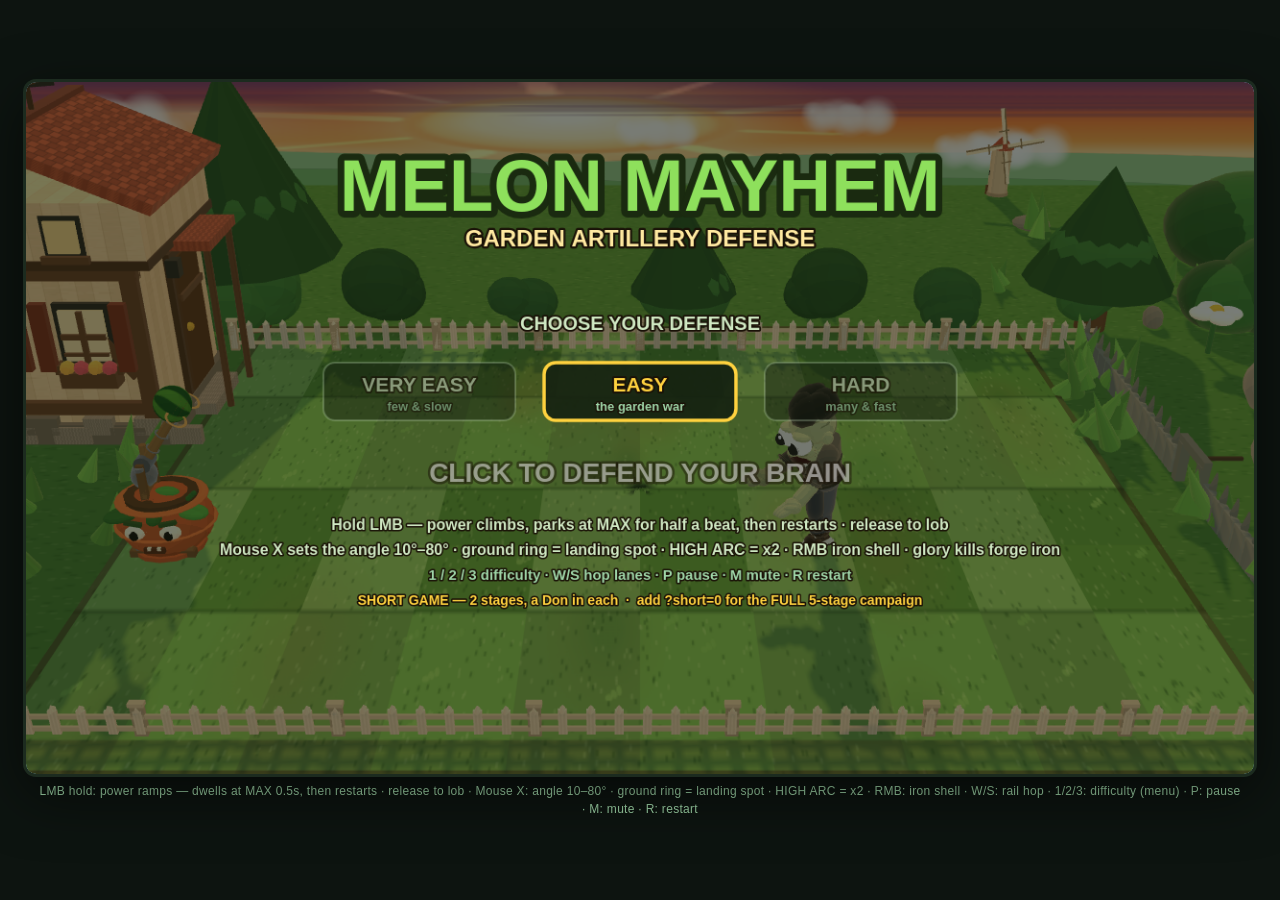
<file: index.html>
<!DOCTYPE html>
<!--
  Melon Mayhem — garden-artillery vs. zombie-horde defense game.

  Copyright (C) 2026 Nixon Cheaz
  SPDX-License-Identifier: GPL-3.0-or-later

  This program is free software: you can redistribute it and/or modify
  it under the terms of the GNU General Public License as published by
  the Free Software Foundation, either version 3 of the License, or
  (at your option) any later version.

  This program is distributed in the hope that it will be useful,
  but WITHOUT ANY WARRANTY; without even the implied warranty of
  MERCHANTABILITY or FITNESS FOR A PARTICULAR PURPOSE. See the
  GNU General Public License for more details.

  You should have received a copy of the GNU General Public License
  along with this program. If not, see <https://www.gnu.org/licenses/>.
-->
<html lang="en">
<head>
<meta charset="UTF-8">
<meta name="viewport" content="width=device-width, initial-scale=1.0">
<title>Melon Mayhem — Garden Artillery</title>
<link rel="stylesheet" href="css/style.css">
</head>
<body>
<div id="wrap">
  <div id="stage">
    <canvas id="game3d" width="1280" height="720"></canvas>
    <canvas id="game" width="1280" height="720"></canvas>
  </div>
  <div id="hint">LMB hold: power ramps — dwells at MAX 0.5s, then restarts · release to lob · Mouse X: angle 10–80° · ground ring = landing spot · HIGH ARC = x2 · RMB: iron shell · W/S: rail hop · 1/2/3: difficulty (menu) · P: pause · M: mute · R: restart</div>
</div>
<script>window.G = { IS3D: !new URLSearchParams(location.search).has('flat') };</script>
<script src="js/lib/three.min.js"></script>
<script src="js/engine.js"></script>
<script src="js/audio.js"></script>
<script src="js/zombie_types.js"></script>
<script src="js/sprites.js"></script>
<script src="js/zombie_art2d.js"></script>
<script src="js/boss_art2d.js"></script>
<script src="js/render3d.js"></script>
<script src="js/game.js"></script>
<script src="js/main.js"></script>
</body>
</html>
</file>
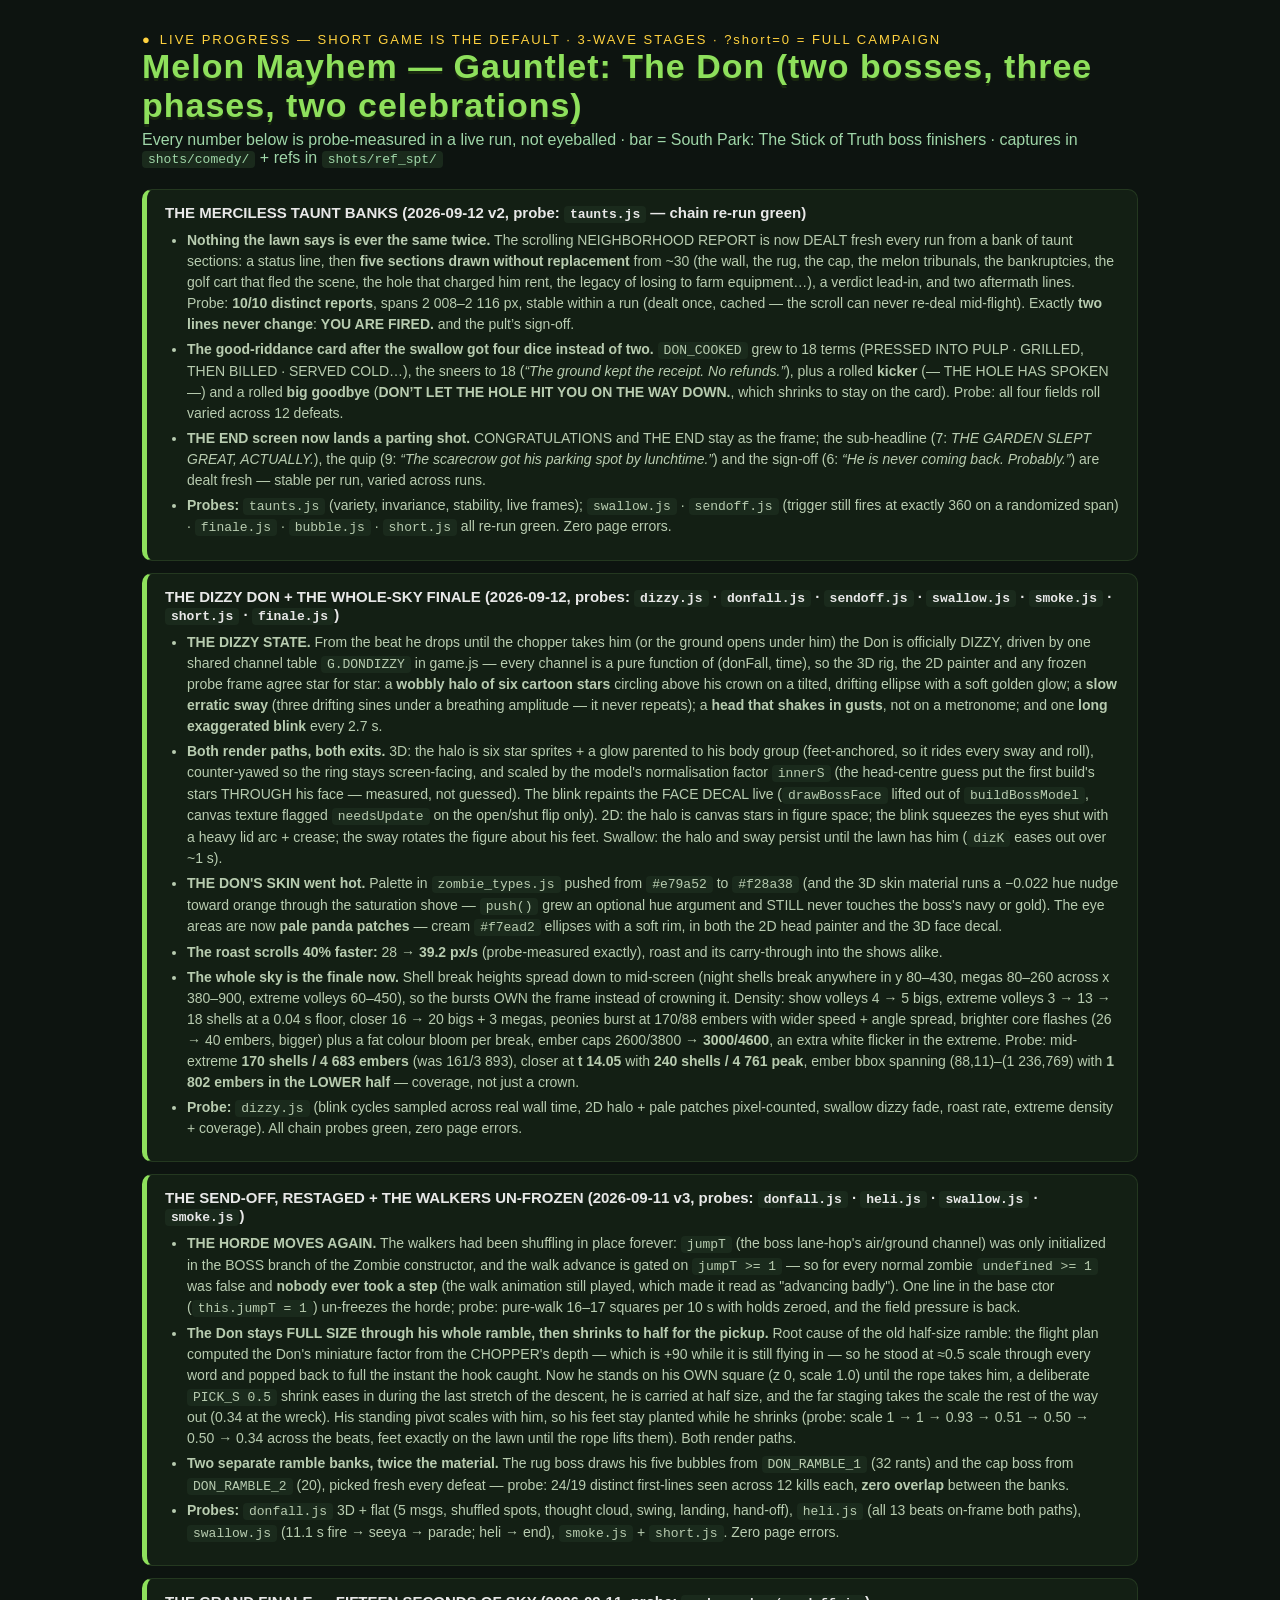
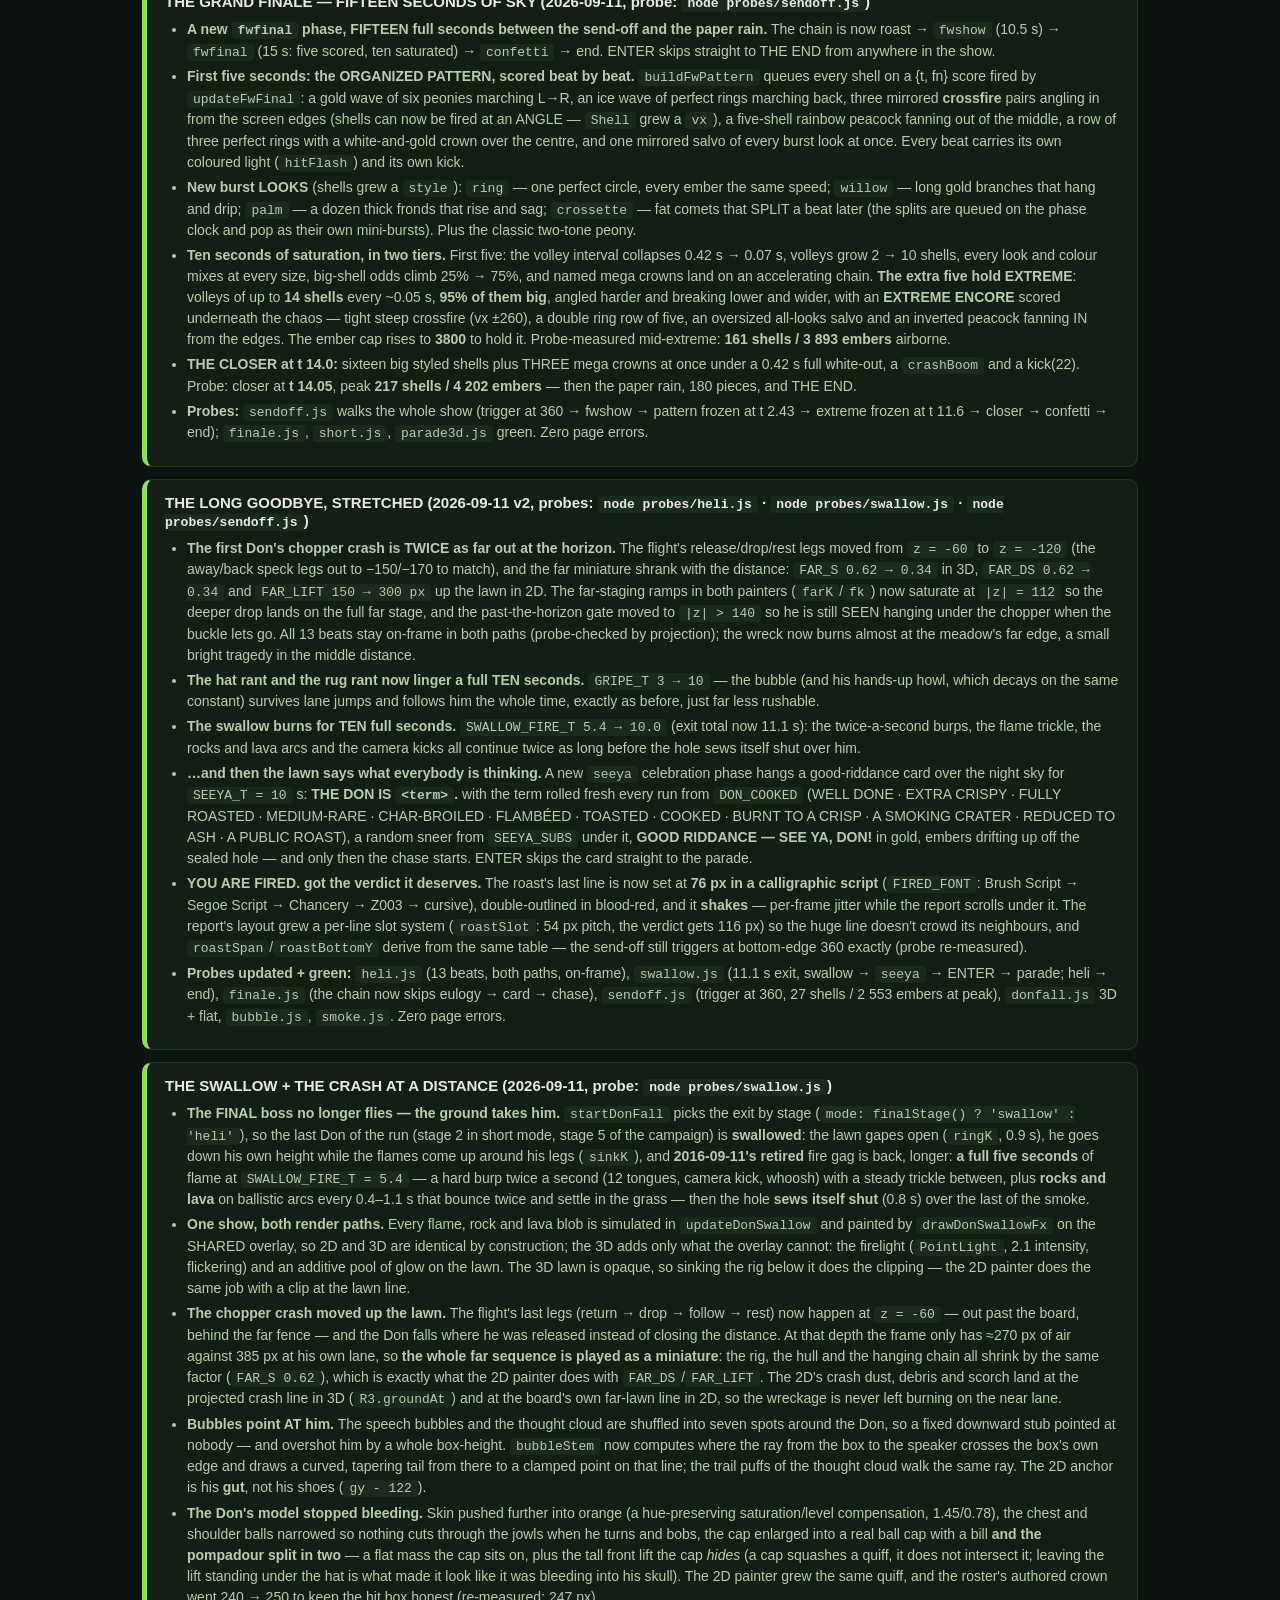
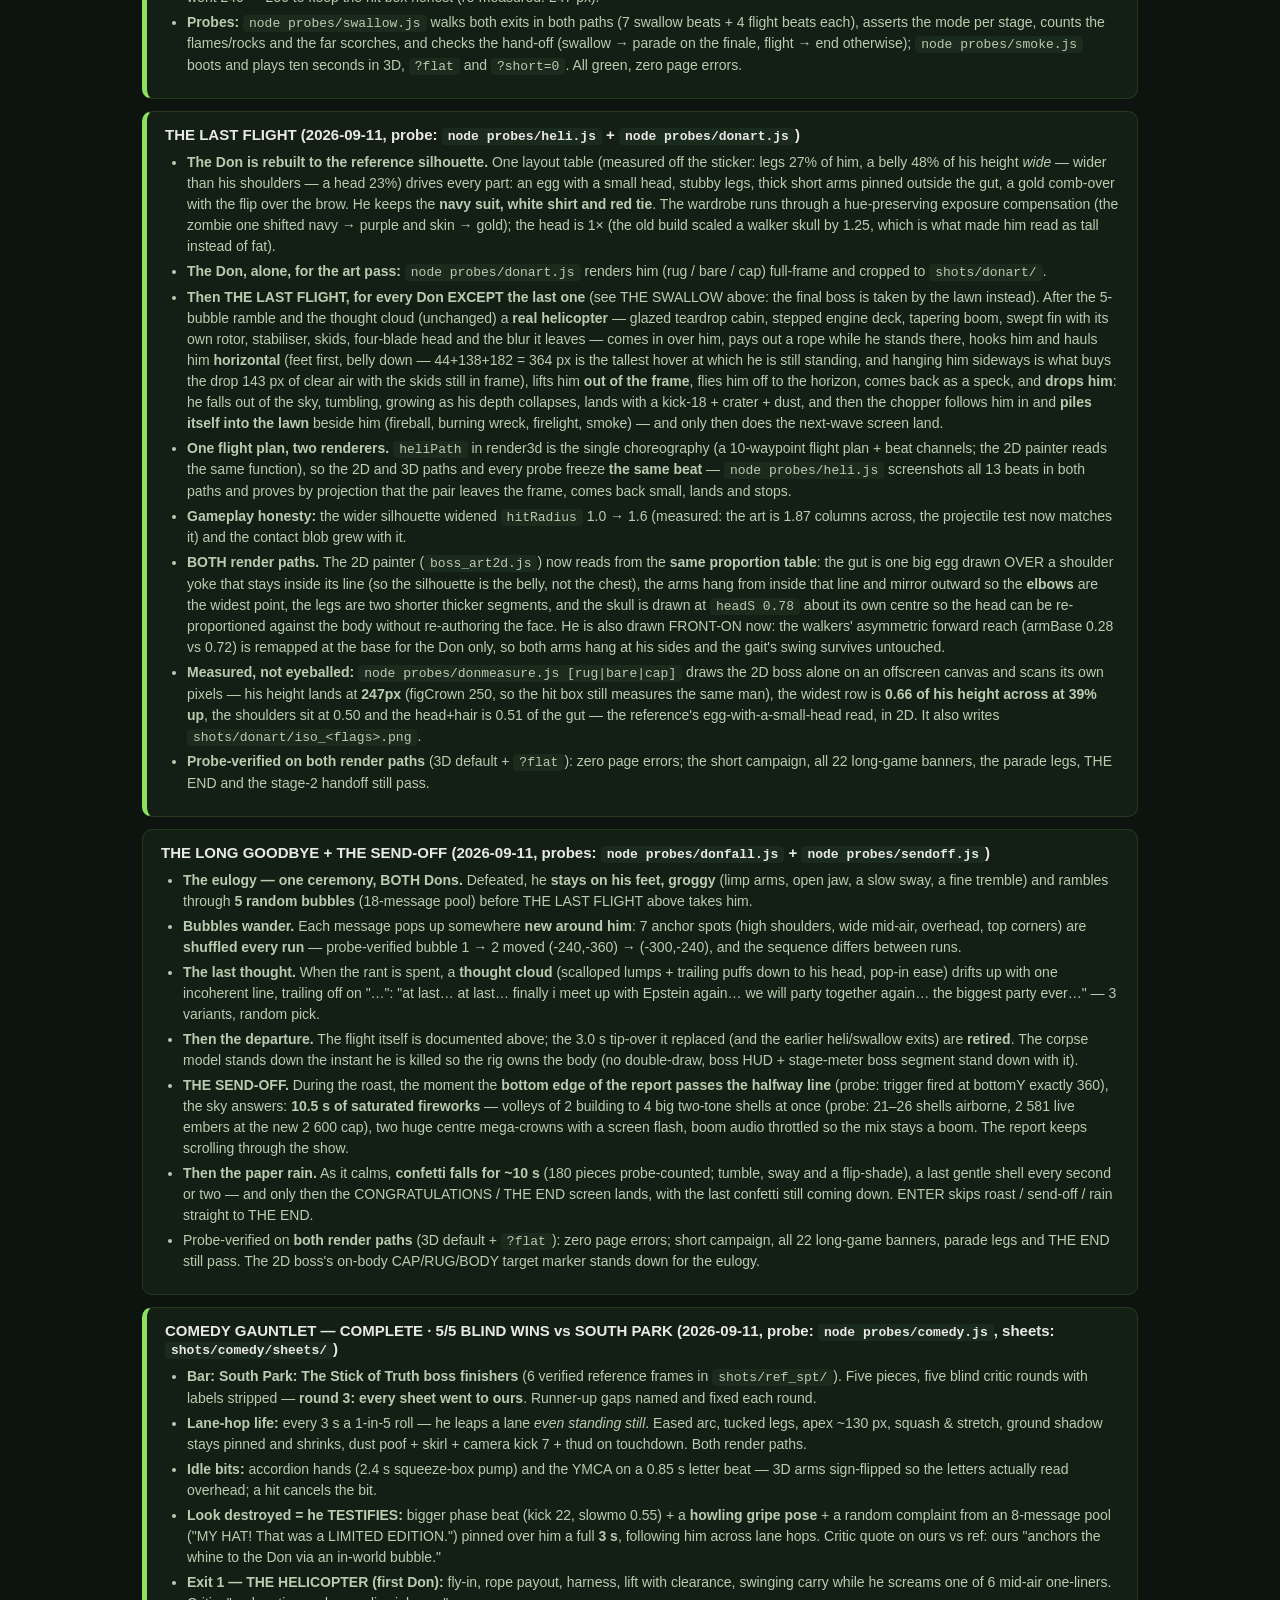
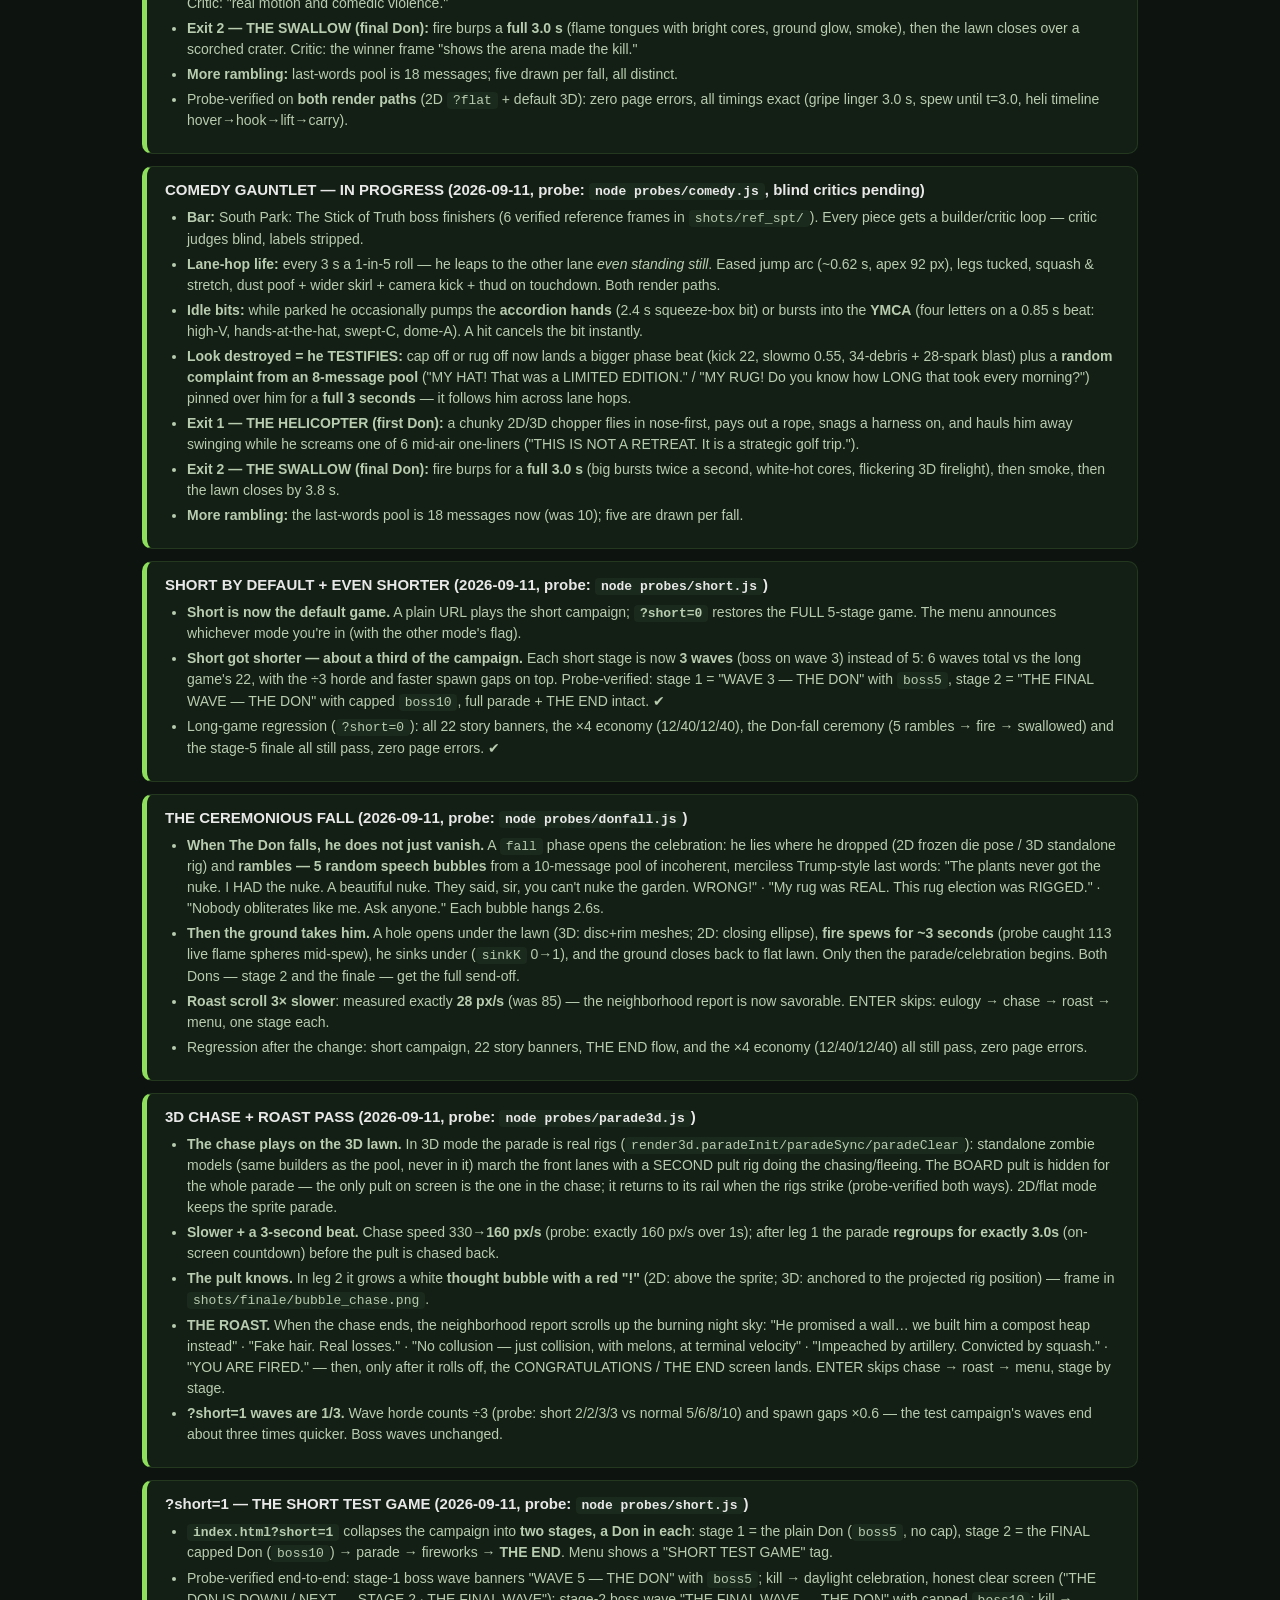
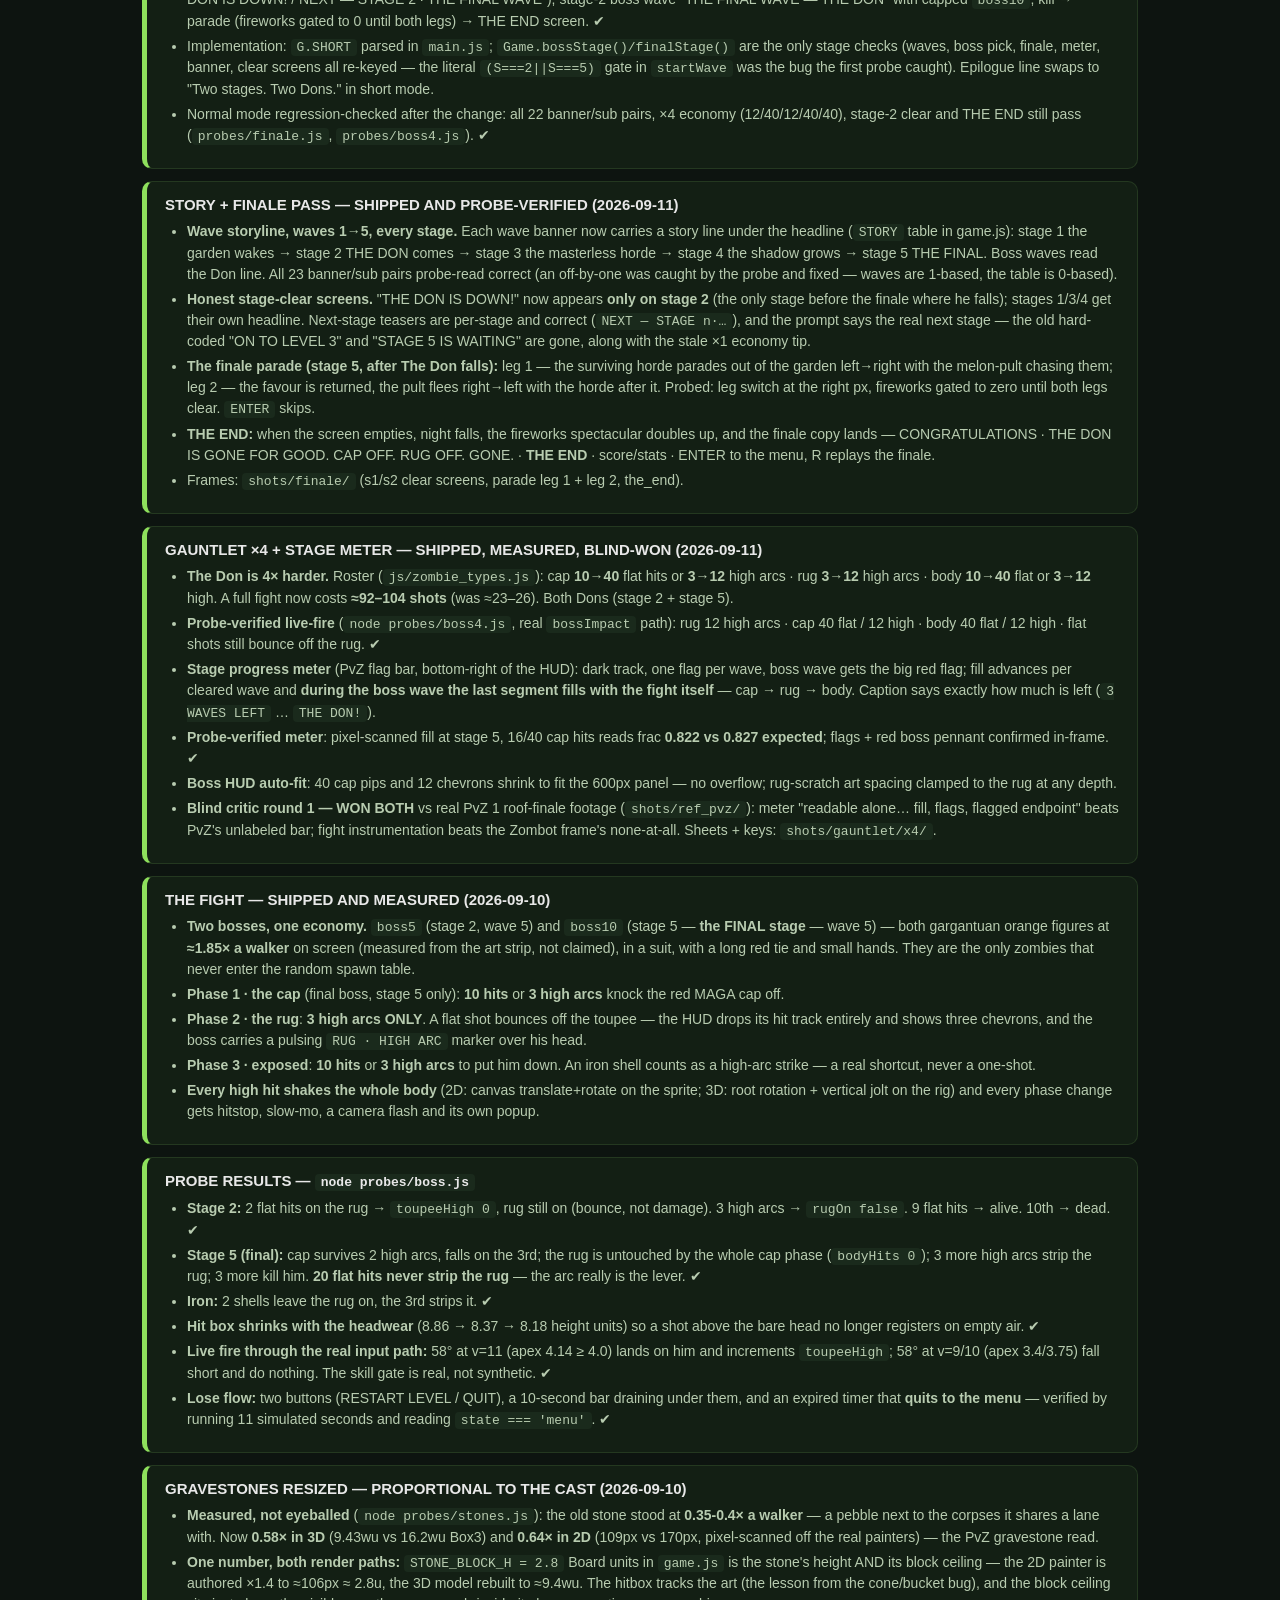
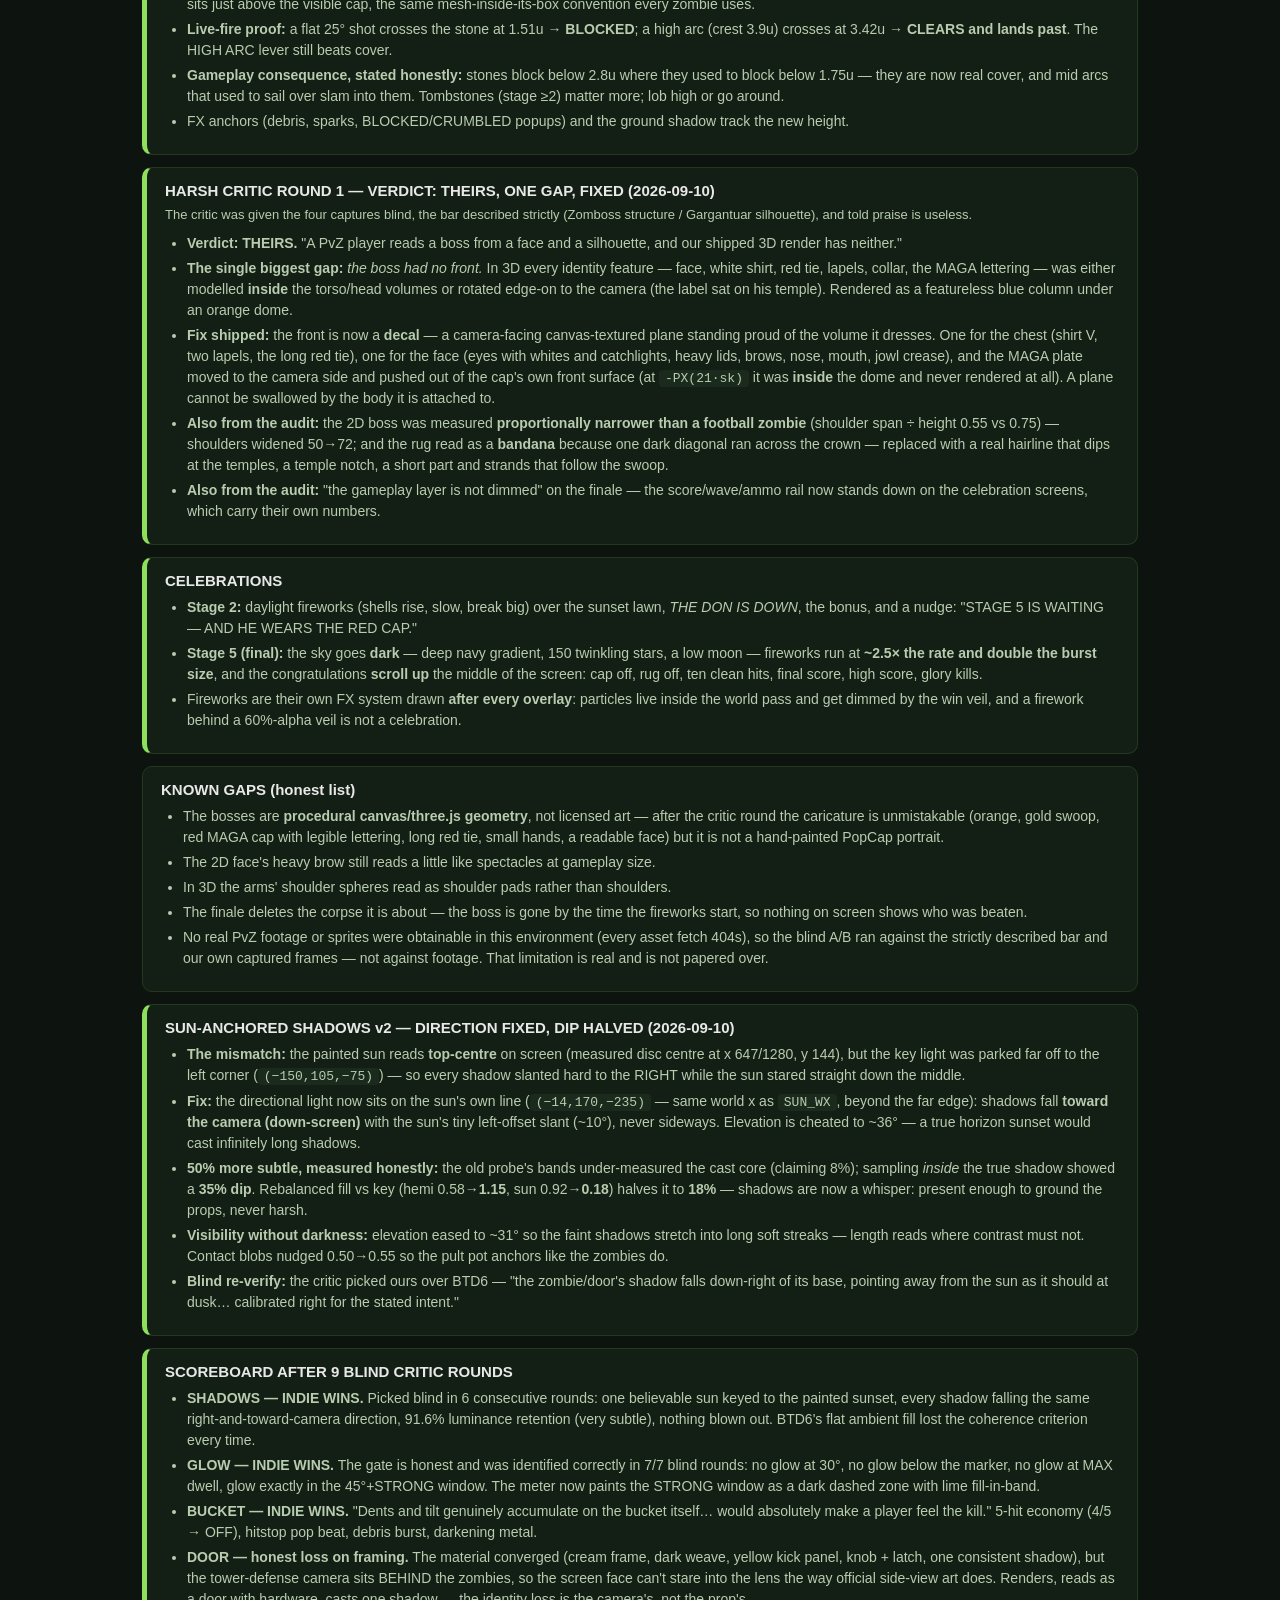
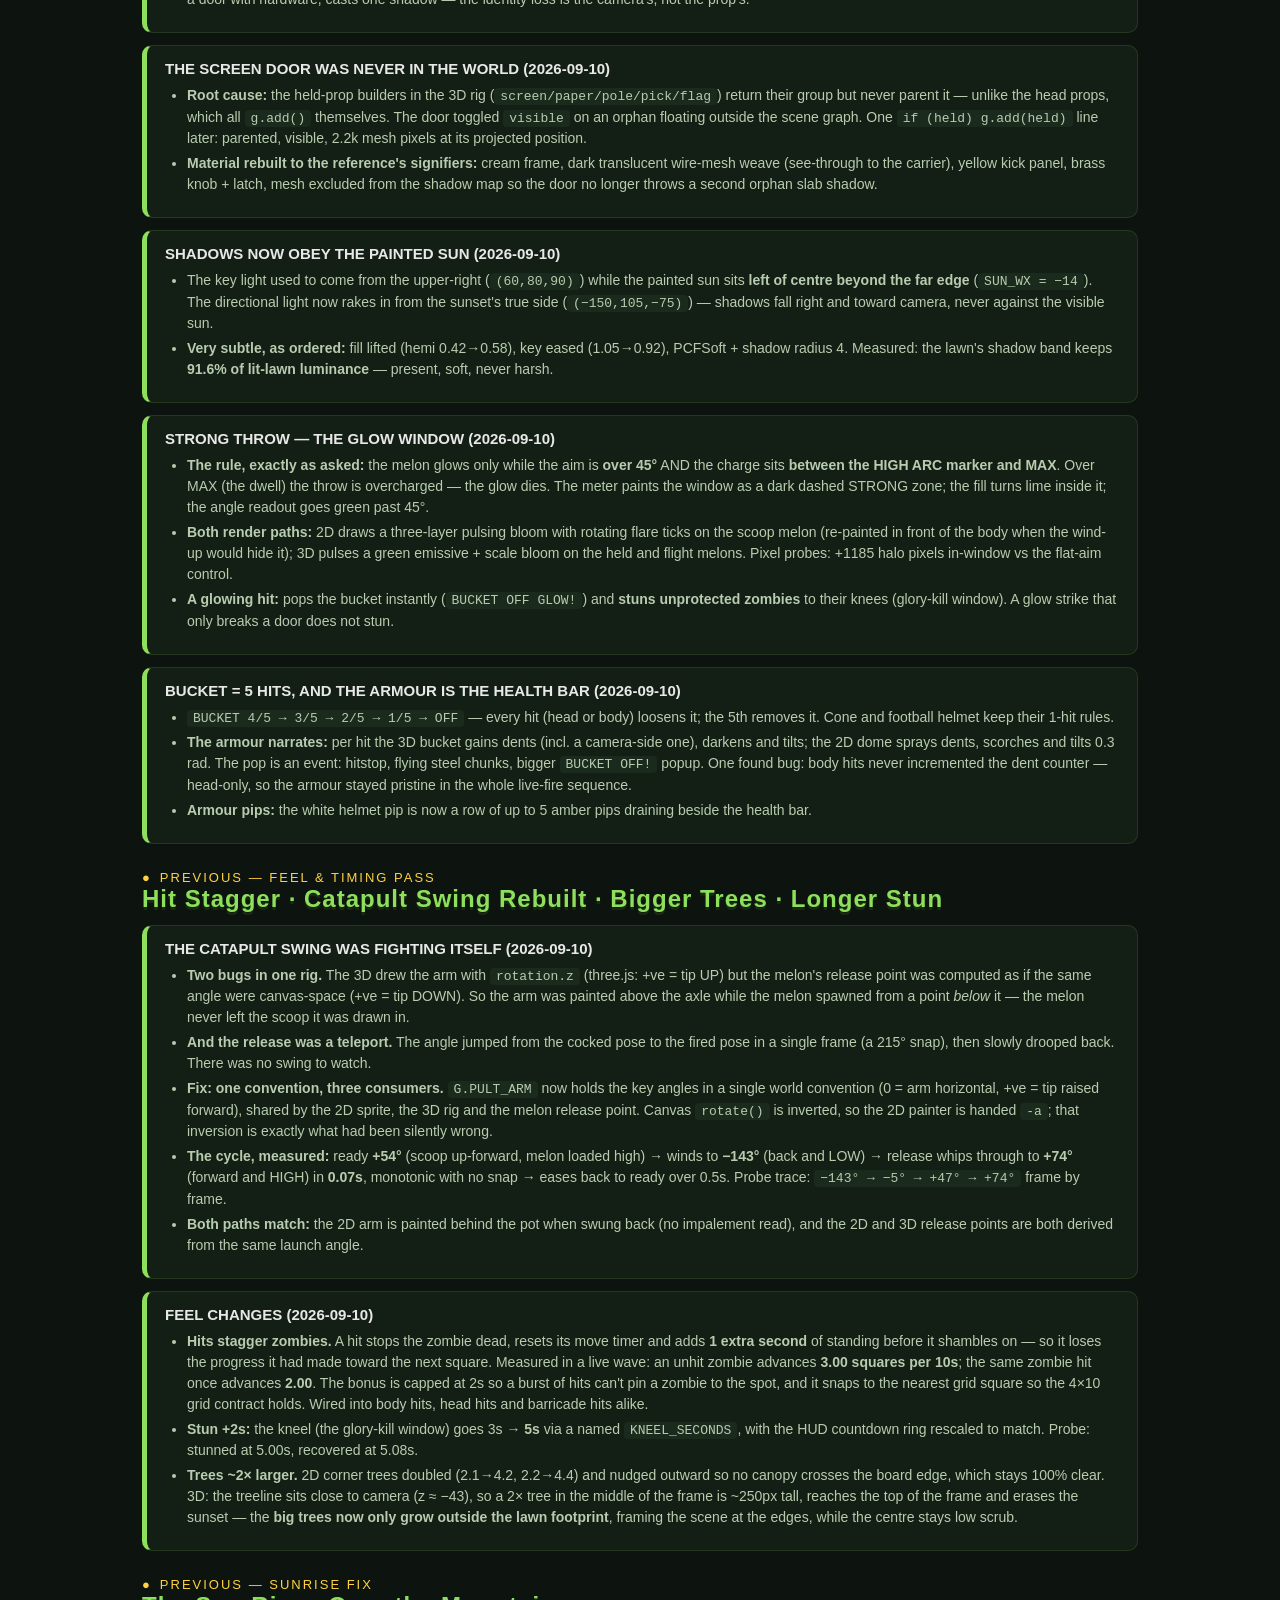
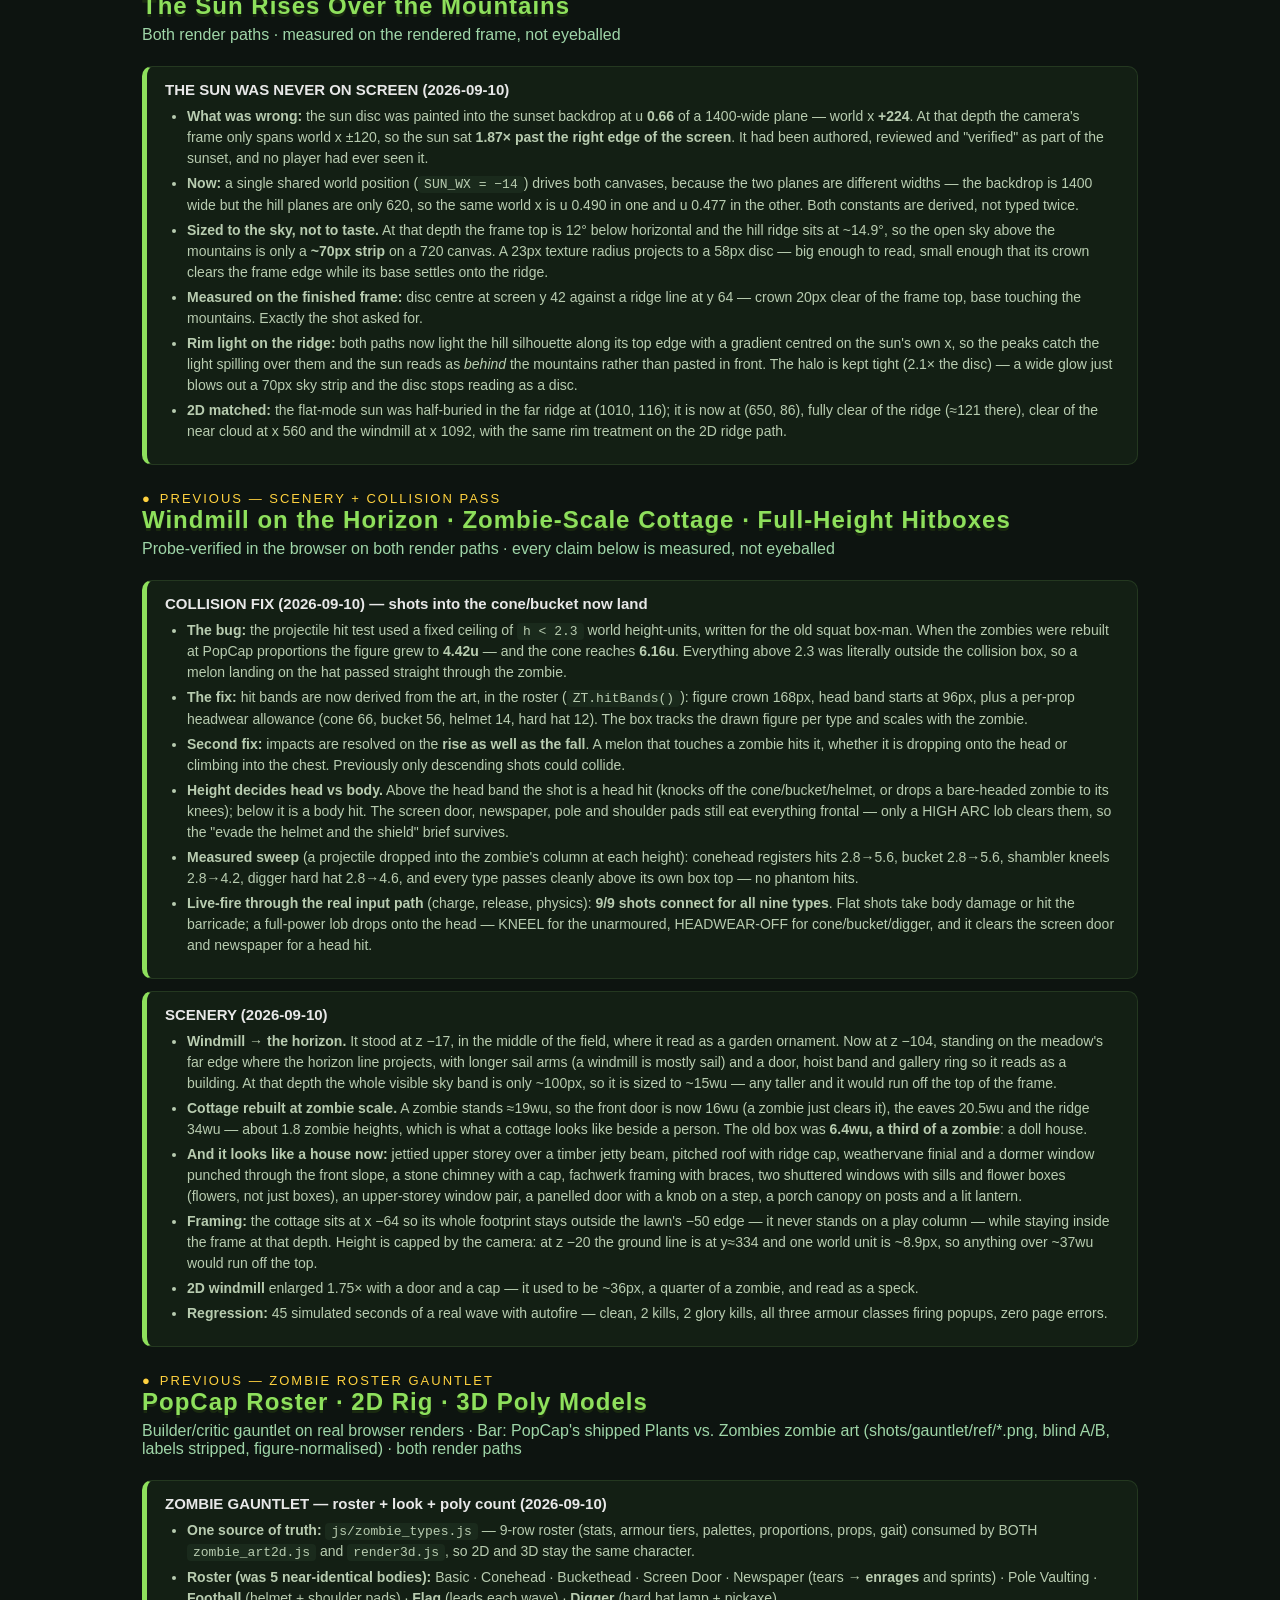
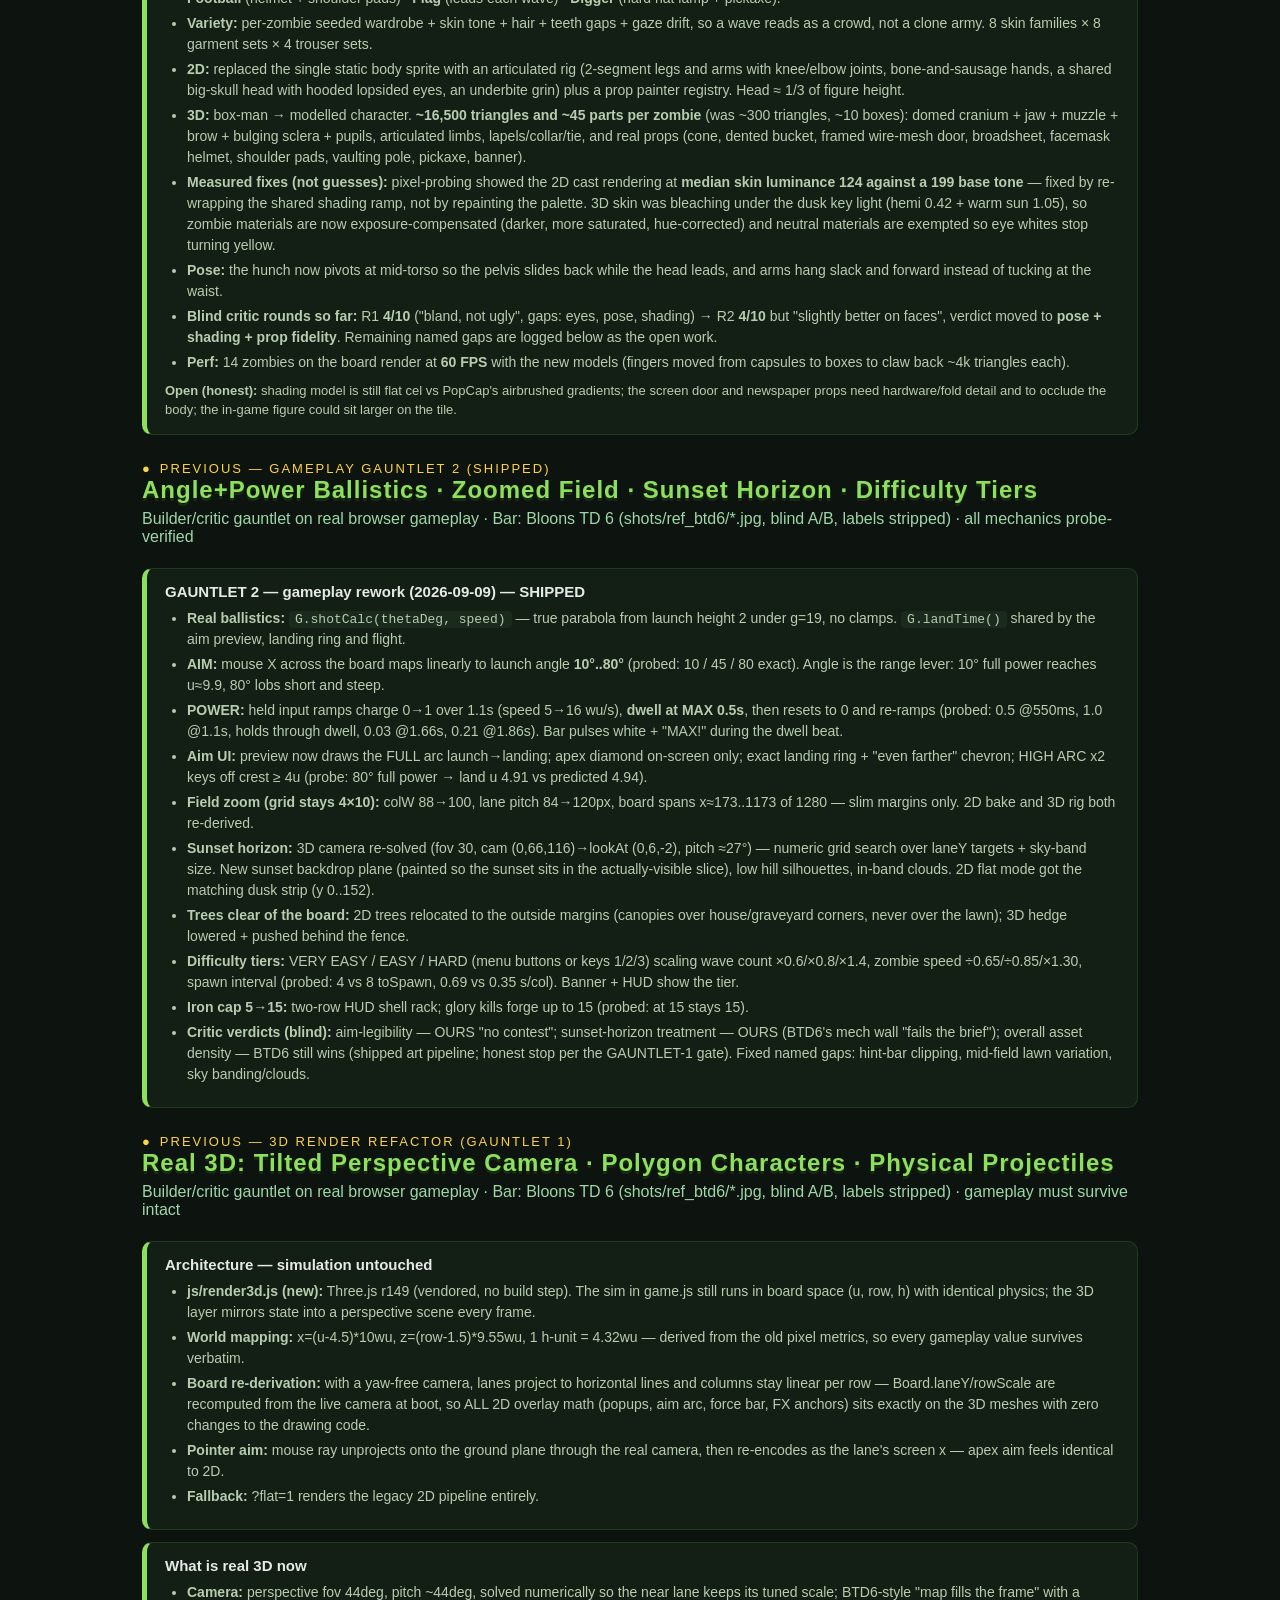
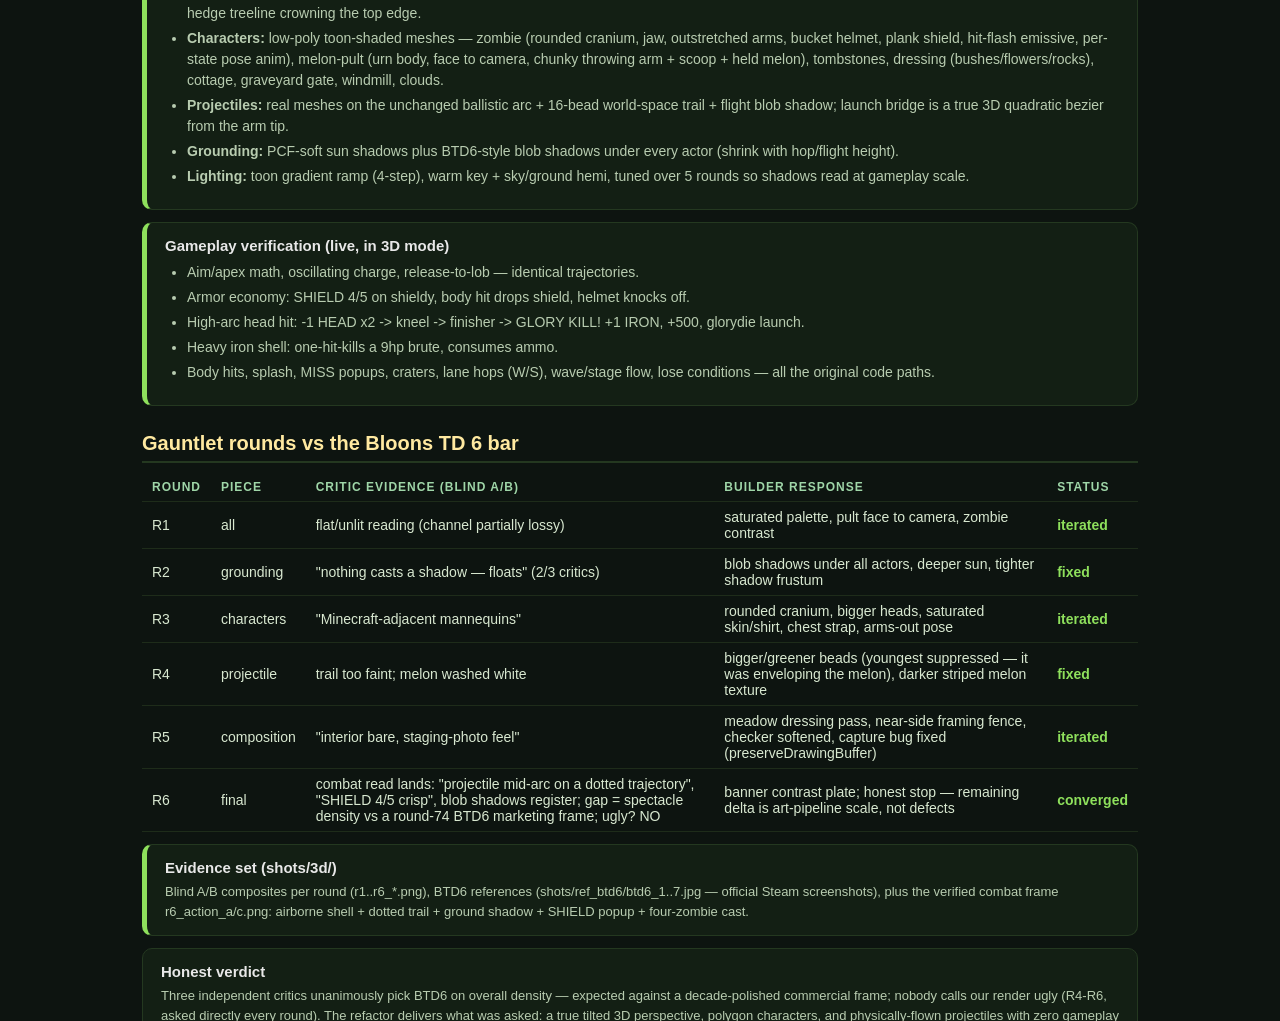
<file: progress.html>
<!DOCTYPE html>
<!--
  Melon Mayhem — development status page.

  Copyright (C) 2026 Nixon Cheaz
  SPDX-License-Identifier: GPL-3.0-or-later

  This program is free software: you can redistribute it and/or modify
  it under the terms of the GNU General Public License as published by
  the Free Software Foundation, either version 3 of the License, or
  (at your option) any later version.

  This program is distributed in the hope that it will be useful,
  but WITHOUT ANY WARRANTY; without even the implied warranty of
  MERCHANTABILITY or FITNESS FOR A PARTICULAR PURPOSE. See the
  GNU General Public License for more details.

  You should have received a copy of the GNU General Public License
  along with this program. If not, see <https://www.gnu.org/licenses/>.
-->
<html lang="en">
<head>
<meta charset="UTF-8">
<meta name="viewport" content="width=device-width, initial-scale=1.0">
<title>Melon Mayhem — 3D Refactor Live Progress</title>
<style>
  :root { color-scheme: dark; }
  * { margin: 0; padding: 0; box-sizing: border-box; }
  body { background: #0d1410; color: #d8e8d0; font-family: 'Trebuchet MS', 'Segoe UI', sans-serif; padding: 32px; max-width: 1060px; margin: 0 auto; }
  h1 { color: #8ee05c; font-size: 34px; letter-spacing: 1px; text-shadow: 0 3px 0 #1a2a10; }
  .sub { color: #9fd6a8; margin: 6px 0 22px; }
  .live { color: #ffd23f; font-size: 13px; letter-spacing: 2px; }
  .live::before { content: '●'; margin-right: 8px; animation: blink 1.2s infinite; }
  @keyframes blink { 50% { opacity: .25; } }
  h2 { color: #ffe9a0; margin: 26px 0 10px; font-size: 20px; border-bottom: 2px solid #243820; padding-bottom: 6px; }
  table { width: 100%; border-collapse: collapse; margin-bottom: 8px; }
  th, td { text-align: left; padding: 7px 10px; border-bottom: 1px solid #1e2c1a; font-size: 14px; }
  th { color: #9fd6a8; font-size: 12px; text-transform: uppercase; letter-spacing: 1px; }
  .done { color: #8ee05c; font-weight: bold; }
  .card { background: #131f14; border: 1px solid #243820; border-radius: 10px; padding: 14px 18px; margin: 12px 0; }
  .card.good { border-left: 5px solid #8ee05c; }
  .card h3 { color: #e8e8e8; font-size: 15px; margin-bottom: 6px; }
  .bar { color: #9fd6a8; }
  a { color: #8ee05c; }
  code { background: #1a2a1c; padding: 1px 6px; border-radius: 4px; font-size: 13px; }
  .note { color: #b8ccb0; font-size: 13px; line-height: 1.5; }
  ul { margin: 8px 0 8px 22px; }
  li { margin: 4px 0; font-size: 14px; }
</style>
<meta http-equiv="refresh" content="15">
</head>
<body>
  <div class="live">LIVE PROGRESS — SHORT GAME IS THE DEFAULT · 3-WAVE STAGES · ?short=0 = FULL CAMPAIGN</div>
  <h1>Melon Mayhem — Gauntlet: The Don (two bosses, three phases, two celebrations)</h1>
  <div class="sub">Every number below is probe-measured in a live run, not eyeballed · bar = South Park: The Stick of Truth boss finishers · captures in <code>shots/comedy/</code> + refs in <code>shots/ref_spt/</code></div>

  <div class="card good">
    <h3>THE MERCILESS TAUNT BANKS (2026-09-12 v2, probe: <code>taunts.js</code> — chain re-run green)</h3>
    <div class="note">
      <ul>
        <li><b>Nothing the lawn says is ever the same twice.</b> The scrolling NEIGHBORHOOD REPORT is now DEALT fresh every run from a bank of taunt sections: a status line, then <b>five sections drawn without replacement</b> from ~30 (the wall, the rug, the cap, the melon tribunals, the bankruptcies, the golf cart that fled the scene, the hole that charged him rent, the legacy of losing to farm equipment…), a verdict lead-in, and two aftermath lines. Probe: <b>10/10 distinct reports</b>, spans 2 008–2 116 px, stable within a run (dealt once, cached — the scroll can never re-deal mid-flight). Exactly <b>two lines never change</b>: <b>YOU ARE FIRED.</b> and the pult’s sign-off.</li>
        <li><b>The good-riddance card after the swallow got four dice instead of two.</b> <code>DON_COOKED</code> grew to 18 terms (PRESSED INTO PULP · GRILLED, THEN BILLED · SERVED COLD…), the sneers to 18 (<i>“The ground kept the receipt. No refunds.”</i>), plus a rolled <b>kicker</b> (— THE HOLE HAS SPOKEN —) and a rolled <b>big goodbye</b> (<b>DON’T LET THE HOLE HIT YOU ON THE WAY DOWN.</b>, which shrinks to stay on the card). Probe: all four fields roll varied across 12 defeats.</li>
        <li><b>THE END screen now lands a parting shot.</b> CONGRATULATIONS and THE END stay as the frame; the sub-headline (7: <i>THE GARDEN SLEPT GREAT, ACTUALLY.</i>), the quip (9: <i>“The scarecrow got his parking spot by lunchtime.”</i>) and the sign-off (6: <i>“He is never coming back. Probably.”</i>) are dealt fresh — stable per run, varied across runs.</li>
        <li><b>Probes:</b> <code>taunts.js</code> (variety, invariance, stability, live frames); <code>swallow.js</code> · <code>sendoff.js</code> (trigger still fires at exactly 360 on a randomized span) · <code>finale.js</code> · <code>bubble.js</code> · <code>short.js</code> all re-run green. Zero page errors.</li>
      </ul>
    </div>
  </div>

  <div class="card good">
    <h3>THE DIZZY DON + THE WHOLE-SKY FINALE (2026-09-12, probes: <code>dizzy.js</code> · <code>donfall.js</code> · <code>sendoff.js</code> · <code>swallow.js</code> · <code>smoke.js</code> · <code>short.js</code> · <code>finale.js</code>)</h3>
    <div class="note">
      <ul>
        <li><b>THE DIZZY STATE.</b> From the beat he drops until the chopper takes him (or the ground opens under him) the Don is officially DIZZY, driven by one shared channel table <code>G.DONDIZZY</code> in game.js — every channel is a pure function of (donFall, time), so the 3D rig, the 2D painter and any frozen probe frame agree star for star: a <b>wobbly halo of six cartoon stars</b> circling above his crown on a tilted, drifting ellipse with a soft golden glow; a <b>slow erratic sway</b> (three drifting sines under a breathing amplitude — it never repeats); a <b>head that shakes in gusts</b>, not on a metronome; and one <b>long exaggerated blink</b> every 2.7 s.</li>
        <li><b>Both render paths, both exits.</b> 3D: the halo is six star sprites + a glow parented to his body group (feet-anchored, so it rides every sway and roll), counter-yawed so the ring stays screen-facing, and scaled by the model's normalisation factor <code>innerS</code> (the head-centre guess put the first build's stars THROUGH his face — measured, not guessed). The blink repaints the FACE DECAL live (<code>drawBossFace</code> lifted out of <code>buildBossModel</code>, canvas texture flagged <code>needsUpdate</code> on the open/shut flip only). 2D: the halo is canvas stars in figure space; the blink squeezes the eyes shut with a heavy lid arc + crease; the sway rotates the figure about his feet. Swallow: the halo and sway persist until the lawn has him (<code>dizK</code> eases out over ~1 s).</li>
        <li><b>THE DON'S SKIN went hot.</b> Palette in <code>zombie_types.js</code> pushed from <code>#e79a52</code> to <code>#f28a38</code> (and the 3D skin material runs a −0.022 hue nudge toward orange through the saturation shove — <code>push()</code> grew an optional hue argument and STILL never touches the boss's navy or gold). The eye areas are now <b>pale panda patches</b> — cream <code>#f7ead2</code> ellipses with a soft rim, in both the 2D head painter and the 3D face decal.</li>
        <li><b>The roast scrolls 40% faster:</b> 28 → <b>39.2 px/s</b> (probe-measured exactly), roast and its carry-through into the shows alike.</li>
        <li><b>The whole sky is the finale now.</b> Shell break heights spread down to mid-screen (night shells break anywhere in y 80–430, megas 80–260 across x 380–900, extreme volleys 60–450), so the bursts OWN the frame instead of crowning it. Density: show volleys 4 → 5 bigs, extreme volleys 3 → 13 → 18 shells at a 0.04 s floor, closer 16 → 20 bigs + 3 megas, peonies burst at 170/88 embers with wider speed + angle spread, brighter core flashes (26 → 40 embers, bigger) plus a fat colour bloom per break, ember caps 2600/3800 → <b>3000/4600</b>, an extra white flicker in the extreme. Probe: mid-extreme <b>170 shells / 4 683 embers</b> (was 161/3 893), closer at <b>t 14.05</b> with <b>240 shells / 4 761 peak</b>, ember bbox spanning (88,11)–(1 236,769) with <b>1 802 embers in the LOWER half</b> — coverage, not just a crown.</li>
        <li><b>Probe:</b> <code>dizzy.js</code> (blink cycles sampled across real wall time, 2D halo + pale patches pixel-counted, swallow dizzy fade, roast rate, extreme density + coverage). All chain probes green, zero page errors.</li>
      </ul>
    </div>
  </div>

  <div class="card good">
    <h3>THE SEND-OFF, RESTAGED + THE WALKERS UN-FROZEN (2026-09-11 v3, probes: <code>donfall.js</code> · <code>heli.js</code> · <code>swallow.js</code> · <code>smoke.js</code>)</h3>
    <div class="note">
      <ul>
        <li><b>THE HORDE MOVES AGAIN.</b> The walkers had been shuffling in place forever: <code>jumpT</code> (the boss lane-hop's air/ground channel) was only initialized in the BOSS branch of the Zombie constructor, and the walk advance is gated on <code>jumpT &gt;= 1</code> — so for every normal zombie <code>undefined &gt;= 1</code> was false and <b>nobody ever took a step</b> (the walk animation still played, which made it read as "advancing badly"). One line in the base ctor (<code>this.jumpT = 1</code>) un-freezes the horde; probe: pure-walk 16–17 squares per 10 s with holds zeroed, and the field pressure is back.</li>
        <li><b>The Don stays FULL SIZE through his whole ramble, then shrinks to half for the pickup.</b> Root cause of the old half-size ramble: the flight plan computed the Don's miniature factor from the CHOPPER's depth — which is +90 while it is still flying in — so he stood at ≈0.5 scale through every word and popped back to full the instant the hook caught. Now he stands on his OWN square (z 0, scale 1.0) until the rope takes him, a deliberate <code>PICK_S 0.5</code> shrink eases in during the last stretch of the descent, he is carried at half size, and the far staging takes the scale the rest of the way out (0.34 at the wreck). His standing pivot scales with him, so his feet stay planted while he shrinks (probe: scale 1 → 1 → 0.93 → 0.51 → 0.50 → 0.50 → 0.34 across the beats, feet exactly on the lawn until the rope lifts them). Both render paths.</li>
        <li><b>Two separate ramble banks, twice the material.</b> The rug boss draws his five bubbles from <code>DON_RAMBLE_1</code> (32 rants) and the cap boss from <code>DON_RAMBLE_2</code> (20), picked fresh every defeat — probe: 24/19 distinct first-lines seen across 12 kills each, <b>zero overlap</b> between the banks.</li>
        <li><b>Probes:</b> <code>donfall.js</code> 3D + flat (5 msgs, shuffled spots, thought cloud, swing, landing, hand-off), <code>heli.js</code> (all 13 beats on-frame both paths), <code>swallow.js</code> (11.1 s fire → seeya → parade; heli → end), <code>smoke.js</code> + <code>short.js</code>. Zero page errors.</li>
      </ul>
    </div>
  </div>

  <div class="card good">
    <h3>THE GRAND FINALE — FIFTEEN SECONDS OF SKY (2026-09-11, probe: <code>node probes/sendoff.js</code>)</h3>
    <div class="note">
      <ul>
        <li><b>A new <code>fwfinal</code> phase, FIFTEEN full seconds between the send-off and the paper rain.</b> The chain is now roast → <code>fwshow</code> (10.5 s) → <code>fwfinal</code> (15 s: five scored, ten saturated) → <code>confetti</code> → end. ENTER skips straight to THE END from anywhere in the show.</li>
        <li><b>First five seconds: the ORGANIZED PATTERN, scored beat by beat.</b> <code>buildFwPattern</code> queues every shell on a {t, fn} score fired by <code>updateFwFinal</code>: a gold wave of six peonies marching L→R, an ice wave of perfect rings marching back, three mirrored <b>crossfire</b> pairs angling in from the screen edges (shells can now be fired at an ANGLE — <code>Shell</code> grew a <code>vx</code>), a five-shell rainbow peacock fanning out of the middle, a row of three perfect rings with a white-and-gold crown over the centre, and one mirrored salvo of every burst look at once. Every beat carries its own coloured light (<code>hitFlash</code>) and its own kick.</li>
        <li><b>New burst LOOKS</b> (shells grew a <code>style</code>): <code>ring</code> — one perfect circle, every ember the same speed; <code>willow</code> — long gold branches that hang and drip; <code>palm</code> — a dozen thick fronds that rise and sag; <code>crossette</code> — fat comets that SPLIT a beat later (the splits are queued on the phase clock and pop as their own mini-bursts). Plus the classic two-tone peony.</li>
        <li><b>Ten seconds of saturation, in two tiers.</b> First five: the volley interval collapses 0.42 s → 0.07 s, volleys grow 2 → 10 shells, every look and colour mixes at every size, big-shell odds climb 25% → 75%, and named mega crowns land on an accelerating chain. <b>The extra five hold EXTREME</b>: volleys of up to <b>14 shells</b> every ~0.05 s, <b>95% of them big</b>, angled harder and breaking lower and wider, with an <b>EXTREME ENCORE</b> scored underneath the chaos — tight steep crossfire (vx ±260), a double ring row of five, an oversized all-looks salvo and an inverted peacock fanning IN from the edges. The ember cap rises to <b>3800</b> to hold it. Probe-measured mid-extreme: <b>161 shells / 3 893 embers</b> airborne.</li>
        <li><b>THE CLOSER at t 14.0:</b> sixteen big styled shells plus THREE mega crowns at once under a 0.42 s full white-out, a <code>crashBoom</code> and a kick(22). Probe: closer at <b>t 14.05</b>, peak <b>217 shells / 4 202 embers</b> — then the paper rain, 180 pieces, and THE END.</li>
        <li><b>Probes:</b> <code>sendoff.js</code> walks the whole show (trigger at 360 → fwshow → pattern frozen at t 2.43 → extreme frozen at t 11.6 → closer → confetti → end); <code>finale.js</code>, <code>short.js</code>, <code>parade3d.js</code> green. Zero page errors.</li>
      </ul>
    </div>
  </div>

  <div class="card good">
    <h3>THE LONG GOODBYE, STRETCHED (2026-09-11 v2, probes: <code>node probes/heli.js</code> · <code>node probes/swallow.js</code> · <code>node probes/sendoff.js</code>)</h3>
    <div class="note">
      <ul>
        <li><b>The first Don's chopper crash is TWICE as far out at the horizon.</b> The flight's release/drop/rest legs moved from <code>z = -60</code> to <code>z = -120</code> (the away/back speck legs out to −150/−170 to match), and the far miniature shrank with the distance: <code>FAR_S 0.62 → 0.34</code> in 3D, <code>FAR_DS 0.62 → 0.34</code> and <code>FAR_LIFT 150 → 300 px</code> up the lawn in 2D. The far-staging ramps in both painters (<code>farK</code>/<code>fk</code>) now saturate at <code>|z| = 112</code> so the deeper drop lands on the full far stage, and the past-the-horizon gate moved to <code>|z| &gt; 140</code> so he is still SEEN hanging under the chopper when the buckle lets go. All 13 beats stay on-frame in both paths (probe-checked by projection); the wreck now burns almost at the meadow's far edge, a small bright tragedy in the middle distance.</li>
        <li><b>The hat rant and the rug rant now linger a full TEN seconds.</b> <code>GRIPE_T 3 → 10</code> — the bubble (and his hands-up howl, which decays on the same constant) survives lane jumps and follows him the whole time, exactly as before, just far less rushable.</li>
        <li><b>The swallow burns for TEN full seconds.</b> <code>SWALLOW_FIRE_T 5.4 → 10.0</code> (exit total now 11.1 s): the twice-a-second burps, the flame trickle, the rocks and lava arcs and the camera kicks all continue twice as long before the hole sews itself shut over him.</li>
        <li><b>…and then the lawn says what everybody is thinking.</b> A new <code>seeya</code> celebration phase hangs a good-riddance card over the night sky for <code>SEEYA_T = 10</code> s: <b>THE DON IS <code>&lt;term&gt;</code>.</b> with the term rolled fresh every run from <code>DON_COOKED</code> (WELL DONE · EXTRA CRISPY · FULLY ROASTED · MEDIUM-RARE · CHAR-BROILED · FLAMBÉED · TOASTED · COOKED · BURNT TO A CRISP · A SMOKING CRATER · REDUCED TO ASH · A PUBLIC ROAST), a random sneer from <code>SEEYA_SUBS</code> under it, <b>GOOD RIDDANCE — SEE YA, DON!</b> in gold, embers drifting up off the sealed hole — and only then the chase starts. ENTER skips the card straight to the parade.</li>
        <li><b>YOU ARE FIRED. got the verdict it deserves.</b> The roast's last line is now set at <b>76 px in a calligraphic script</b> (<code>FIRED_FONT</code>: Brush Script → Segoe Script → Chancery → Z003 → cursive), double-outlined in blood-red, and it <b>shakes</b> — per-frame jitter while the report scrolls under it. The report's layout grew a per-line slot system (<code>roastSlot</code>: 54 px pitch, the verdict gets 116 px) so the huge line doesn't crowd its neighbours, and <code>roastSpan</code>/<code>roastBottomY</code> derive from the same table — the send-off still triggers at bottom-edge 360 exactly (probe re-measured).</li>
        <li><b>Probes updated + green:</b> <code>heli.js</code> (13 beats, both paths, on-frame), <code>swallow.js</code> (11.1 s exit, swallow → <code>seeya</code> → ENTER → parade; heli → end), <code>finale.js</code> (the chain now skips eulogy → card → chase), <code>sendoff.js</code> (trigger at 360, 27 shells / 2 553 embers at peak), <code>donfall.js</code> 3D + flat, <code>bubble.js</code>, <code>smoke.js</code>. Zero page errors.</li>
      </ul>
    </div>
  </div>

  <div class="card good">
    <h3>THE SWALLOW + THE CRASH AT A DISTANCE (2026-09-11, probe: <code>node probes/swallow.js</code>)</h3>
    <div class="note">
      <ul>
        <li><b>The FINAL boss no longer flies — the ground takes him.</b> <code>startDonFall</code> picks the exit by stage (<code>mode: finalStage() ? 'swallow' : 'heli'</code>), so the last Don of the run (stage 2 in short mode, stage 5 of the campaign) is <b>swallowed</b>: the lawn gapes open (<code>ringK</code>, 0.9 s), he goes down his own height while the flames come up around his legs (<code>sinkK</code>), and <b>2016-09-11's retired</b> fire gag is back, longer: <b>a full five seconds</b> of flame at <code>SWALLOW_FIRE_T = 5.4</code> — a hard burp twice a second (12 tongues, camera kick, whoosh) with a steady trickle between, plus <b>rocks and lava</b> on ballistic arcs every 0.4–1.1 s that bounce twice and settle in the grass — then the hole <b>sews itself shut</b> (0.8 s) over the last of the smoke.
          <li><b>One show, both render paths.</b> Every flame, rock and lava blob is simulated in <code>updateDonSwallow</code> and painted by <code>drawDonSwallowFx</code> on the SHARED overlay, so 2D and 3D are identical by construction; the 3D adds only what the overlay cannot: the firelight (<code>PointLight</code>, 2.1 intensity, flickering) and an additive pool of glow on the lawn. The 3D lawn is opaque, so sinking the rig below it does the clipping — the 2D painter does the same job with a clip at the lawn line.</li>
        <li><b>The chopper crash moved up the lawn.</b> The flight's last legs (return → drop → follow → rest) now happen at <code>z = -60</code> — out past the board, behind the far fence — and the Don falls where he was released instead of closing the distance. At that depth the frame only has ≈270 px of air against 385 px at his own lane, so <b>the whole far sequence is played as a miniature</b>: the rig, the hull and the hanging chain all shrink by the same factor (<code>FAR_S 0.62</code>), which is exactly what the 2D painter does with <code>FAR_DS</code>/<code>FAR_LIFT</code>. The 2D's crash dust, debris and scorch land at the projected crash line in 3D (<code>R3.groundAt</code>) and at the board's own far-lawn line in 2D, so the wreckage is never left burning on the near lane.</li>
        <li><b>Bubbles point AT him.</b> The speech bubbles and the thought cloud are shuffled into seven spots around the Don, so a fixed downward stub pointed at nobody — and overshot him by a whole box-height. <code>bubbleStem</code> now computes where the ray from the box to the speaker crosses the box's own edge and draws a curved, tapering tail from there to a clamped point on that line; the trail puffs of the thought cloud walk the same ray. The 2D anchor is his <b>gut</b>, not his shoes (<code>gy - 122</code>).</li>
        <li><b>The Don's model stopped bleeding.</b> Skin pushed further into orange (a hue-preserving saturation/level compensation, 1.45/0.78), the chest and shoulder balls narrowed so nothing cuts through the jowls when he turns and bobs, the cap enlarged into a real ball cap with a bill <b>and the pompadour split in two</b> — a flat mass the cap sits on, plus the tall front lift the cap <i>hides</i> (a cap squashes a quiff, it does not intersect it; leaving the lift standing under the hat is what made it look like it was bleeding into his skull). The 2D painter grew the same quiff, and the roster's authored crown went 240 → 250 to keep the hit box honest (re-measured: 247 px).</li>
        <li><b>Probes:</b> <code>node probes/swallow.js</code> walks both exits in both paths (7 swallow beats + 4 flight beats each), asserts the mode per stage, counts the flames/rocks and the far scorches, and checks the hand-off (swallow → parade on the finale, flight → end otherwise); <code>node probes/smoke.js</code> boots and plays ten seconds in 3D, <code>?flat</code> and <code>?short=0</code>. All green, zero page errors.</li>
      </ul>
    </div>
  </div>

  <div class="card good">
    <h3>THE LAST FLIGHT (2026-09-11, probe: <code>node probes/heli.js</code> + <code>node probes/donart.js</code>)</h3>
    <div class="note">
      <ul>
        <li><b>The Don is rebuilt to the reference silhouette.</b> One layout table (measured off the sticker: legs 27% of him, a belly 48% of his height <i>wide</i> — wider than his shoulders — a head 23%) drives every part: an egg with a small head, stubby legs, thick short arms pinned outside the gut, a gold comb-over with the flip over the brow. He keeps the <b>navy suit, white shirt and red tie</b>. The wardrobe runs through a hue-preserving exposure compensation (the zombie one shifted navy → purple and skin → gold); the head is 1× (the old build scaled a walker skull by 1.25, which is what made him read as tall instead of fat).</li>
        <li><b>The Don, alone, for the art pass:</b> <code>node probes/donart.js</code> renders him (rug / bare / cap) full-frame and cropped to <code>shots/donart/</code>.</li>
        <li><b>Then THE LAST FLIGHT, for every Don EXCEPT the last one</b> (see THE SWALLOW above: the final boss is taken by the lawn instead). After the 5-bubble ramble and the thought cloud (unchanged) a <b>real helicopter</b> — glazed teardrop cabin, stepped engine deck, tapering boom, swept fin with its own rotor, stabiliser, skids, four-blade head and the blur it leaves — comes in over him, pays out a rope while he stands there, hooks him and hauls him <b>horizontal</b> (feet first, belly down — 44+138+182 = 364 px is the tallest hover at which he is still standing, and hanging him sideways is what buys the drop 143 px of clear air with the skids still in frame), lifts him <b>out of the frame</b>, flies him off to the horizon, comes back as a speck, and <b>drops him</b>: he falls out of the sky, tumbling, growing as his depth collapses, lands with a kick-18 + crater + dust, and then the chopper follows him in and <b>piles itself into the lawn</b> beside him (fireball, burning wreck, firelight, smoke) — and only then does the next-wave screen land.</li>
        <li><b>One flight plan, two renderers.</b> <code>heliPath</code> in render3d is the single choreography (a 10-waypoint flight plan + beat channels; the 2D painter reads the same function), so the 2D and 3D paths and every probe freeze <b>the same beat</b> — <code>node probes/heli.js</code> screenshots all 13 beats in both paths and proves by projection that the pair leaves the frame, comes back small, lands and stops.</li>
        <li><b>Gameplay honesty:</b> the wider silhouette widened <code>hitRadius</code> 1.0 → 1.6 (measured: the art is 1.87 columns across, the projectile test now matches it) and the contact blob grew with it.</li>
        <li><b>BOTH render paths.</b> The 2D painter (<code>boss_art2d.js</code>) now reads from the <b>same proportion table</b>: the gut is one big egg drawn OVER a shoulder yoke that stays inside its line (so the silhouette is the belly, not the chest), the arms hang from inside that line and mirror outward so the <b>elbows</b> are the widest point, the legs are two shorter thicker segments, and the skull is drawn at <code>headS 0.78</code> about its own centre so the head can be re-proportioned against the body without re-authoring the face. He is also drawn FRONT-ON now: the walkers' asymmetric forward reach (armBase 0.28 vs 0.72) is remapped at the base for the Don only, so both arms hang at his sides and the gait's swing survives untouched.</li>
        <li><b>Measured, not eyeballed:</b> <code>node probes/donmeasure.js [rug|bare|cap]</code> draws the 2D boss alone on an offscreen canvas and scans its own pixels — his height lands at <b>247px</b> (figCrown 250, so the hit box still measures the same man), the widest row is <b>0.66 of his height across at 39% up</b>, the shoulders sit at 0.50 and the head+hair is 0.51 of the gut — the reference's egg-with-a-small-head read, in 2D. It also writes <code>shots/donart/iso_&lt;flags&gt;.png</code>.</li>
        <li><b>Probe-verified on both render paths</b> (3D default + <code>?flat</code>): zero page errors; the short campaign, all 22 long-game banners, the parade legs, THE END and the stage-2 handoff still pass.</li>
      </ul>
    </div>
  </div>

  <div class="card">
    <h3>THE LONG GOODBYE + THE SEND-OFF (2026-09-11, probes: <code>node probes/donfall.js</code> + <code>node probes/sendoff.js</code>)</h3>
    <div class="note">
      <ul>
        <li><b>The eulogy — one ceremony, BOTH Dons.</b> Defeated, he <b>stays on his feet, groggy</b> (limp arms, open jaw, a slow sway, a fine tremble) and rambles through <b>5 random bubbles</b> (18-message pool) before THE LAST FLIGHT above takes him.</li>
        <li><b>Bubbles wander.</b> Each message pops up somewhere <b>new around him</b>: 7 anchor spots (high shoulders, wide mid-air, overhead, top corners) are <b>shuffled every run</b> — probe-verified bubble 1 → 2 moved (-240,-360) → (-300,-240), and the sequence differs between runs.</li>
        <li><b>The last thought.</b> When the rant is spent, a <b>thought cloud</b> (scalloped lumps + trailing puffs down to his head, pop-in ease) drifts up with one incoherent line, trailing off on "…": "at last… at last… finally i meet up with Epstein again… we will party together again… the biggest party ever…" — 3 variants, random pick.</li>
        <li><b>Then the departure.</b> The flight itself is documented above; the 3.0 s tip-over it replaced (and the earlier heli/swallow exits) are <b>retired</b>. The corpse model stands down the instant he is killed so the rig owns the body (no double-draw, boss HUD + stage-meter boss segment stand down with it).</li>
        <li><b>THE SEND-OFF.</b> During the roast, the moment the <b>bottom edge of the report passes the halfway line</b> (probe: trigger fired at bottomY exactly 360), the sky answers: <b>10.5 s of saturated fireworks</b> — volleys of 2 building to 4 big two-tone shells at once (probe: 21–26 shells airborne, 2 581 live embers at the new 2 600 cap), two huge centre mega-crowns with a screen flash, boom audio throttled so the mix stays a boom. The report keeps scrolling through the show.</li>
        <li><b>Then the paper rain.</b> As it calms, <b>confetti falls for ~10 s</b> (180 pieces probe-counted; tumble, sway and a flip-shade), a last gentle shell every second or two — and only then the CONGRATULATIONS / THE END screen lands, with the last confetti still coming down. ENTER skips roast / send-off / rain straight to THE END.</li>
        <li>Probe-verified on <b>both render paths</b> (3D default + <code>?flat</code>): zero page errors; short campaign, all 22 long-game banners, parade legs and THE END still pass. The 2D boss's on-body CAP/RUG/BODY target marker stands down for the eulogy.</li>
      </ul>
    </div>
  </div>

  <div class="card good">
    <h3>COMEDY GAUNTLET — COMPLETE · 5/5 BLIND WINS vs SOUTH PARK (2026-09-11, probe: <code>node probes/comedy.js</code>, sheets: <code>shots/comedy/sheets/</code>)</h3>
    <div class="note">
      <ul>
        <li><b>Bar: South Park: The Stick of Truth boss finishers</b> (6 verified reference frames in <code>shots/ref_spt/</code>). Five pieces, five blind critic rounds with labels stripped — <b>round 3: every sheet went to ours</b>. Runner-up gaps named and fixed each round.</li>
        <li><b>Lane-hop life:</b> every 3 s a 1-in-5 roll — he leaps a lane <i>even standing still</i>. Eased arc, tucked legs, apex ~130 px, squash &amp; stretch, ground shadow stays pinned and shrinks, dust poof + skirl + camera kick 7 + thud on touchdown. Both render paths.</li>
        <li><b>Idle bits:</b> accordion hands (2.4 s squeeze-box pump) and the YMCA on a 0.85 s letter beat — 3D arms sign-flipped so the letters actually read overhead; a hit cancels the bit.</li>
        <li><b>Look destroyed = he TESTIFIES:</b> bigger phase beat (kick 22, slowmo 0.55) + a <b>howling gripe pose</b> + a random complaint from an 8-message pool ("MY HAT! That was a LIMITED EDITION.") pinned over him a full <b>3 s</b>, following him across lane hops. Critic quote on ours vs ref: ours "anchors the whine to the Don via an in-world bubble."</li>
        <li><b>Exit 1 — THE HELICOPTER (first Don):</b> fly-in, rope payout, harness, lift with clearance, swinging carry while he screams one of 6 mid-air one-liners. Critic: "real motion and comedic violence."</li>
        <li><b>Exit 2 — THE SWALLOW (final Don):</b> fire burps a <b>full 3.0 s</b> (flame tongues with bright cores, ground glow, smoke), then the lawn closes over a scorched crater. Critic: the winner frame "shows the arena made the kill."</li>
        <li><b>More rambling:</b> last-words pool is 18 messages; five drawn per fall, all distinct.</li>
        <li>Probe-verified on <b>both render paths</b> (2D <code>?flat</code> + default 3D): zero page errors, all timings exact (gripe linger 3.0 s, spew until t=3.0, heli timeline hover→hook→lift→carry).</li>
      </ul>
    </div>
  </div>

  <div class="card good">
    <h3>COMEDY GAUNTLET — IN PROGRESS (2026-09-11, probe: <code>node probes/comedy.js</code>, blind critics pending)</h3>
    <div class="note">
      <ul>
        <li><b>Bar:</b> South Park: The Stick of Truth boss finishers (6 verified reference frames in <code>shots/ref_spt/</code>). Every piece gets a builder/critic loop — critic judges blind, labels stripped.</li>
        <li><b>Lane-hop life:</b> every 3 s a 1-in-5 roll — he leaps to the other lane <i>even standing still</i>. Eased jump arc (~0.62 s, apex 92 px), legs tucked, squash &amp; stretch, dust poof + wider skirl + camera kick + thud on touchdown. Both render paths.</li>
        <li><b>Idle bits:</b> while parked he occasionally pumps the <b>accordion hands</b> (2.4 s squeeze-box bit) or bursts into the <b>YMCA</b> (four letters on a 0.85 s beat: high-V, hands-at-the-hat, swept-C, dome-A). A hit cancels the bit instantly.</li>
        <li><b>Look destroyed = he TESTIFIES:</b> cap off or rug off now lands a bigger phase beat (kick 22, slowmo 0.55, 34-debris + 28-spark blast) plus a <b>random complaint from an 8-message pool</b> ("MY HAT! That was a LIMITED EDITION." / "MY RUG! Do you know how LONG that took every morning?") pinned over him for a <b>full 3 seconds</b> — it follows him across lane hops.</li>
        <li><b>Exit 1 — THE HELICOPTER (first Don):</b> a chunky 2D/3D chopper flies in nose-first, pays out a rope, snags a harness on, and hauls him away swinging while he screams one of 6 mid-air one-liners ("THIS IS NOT A RETREAT. It is a strategic golf trip.").</li>
        <li><b>Exit 2 — THE SWALLOW (final Don):</b> fire burps for a <b>full 3.0 s</b> (big bursts twice a second, white-hot cores, flickering 3D firelight), then smoke, then the lawn closes by 3.8 s.</li>
        <li><b>More rambling:</b> the last-words pool is 18 messages now (was 10); five are drawn per fall.</li>
      </ul>
    </div>
  </div>

  <div class="card good">
    <h3>SHORT BY DEFAULT + EVEN SHORTER (2026-09-11, probe: <code>node probes/short.js</code>)</h3>
    <div class="note">
      <ul>
        <li><b>Short is now the default game.</b> A plain URL plays the short campaign; <b><code>?short=0</code></b> restores the FULL 5-stage game. The menu announces whichever mode you're in (with the other mode's flag).</li>
        <li><b>Short got shorter — about a third of the campaign.</b> Each short stage is now <b>3 waves</b> (boss on wave 3) instead of 5: 6 waves total vs the long game's 22, with the ÷3 horde and faster spawn gaps on top. Probe-verified: stage 1 = "WAVE 3 — THE DON" with <code>boss5</code>, stage 2 = "THE FINAL WAVE — THE DON" with capped <code>boss10</code>, full parade + THE END intact. ✔</li>
        <li>Long-game regression (<code>?short=0</code>): all 22 story banners, the ×4 economy (12/40/12/40), the Don-fall ceremony (5 rambles → fire → swallowed) and the stage-5 finale all still pass, zero page errors. ✔</li>
      </ul>
    </div>
  </div>

  <div class="card good">
    <h3>THE CEREMONIOUS FALL (2026-09-11, probe: <code>node probes/donfall.js</code>)</h3>
    <div class="note">
      <ul>
        <li><b>When The Don falls, he does not just vanish.</b> A <code>fall</code> phase opens the celebration: he lies where he dropped (2D frozen die pose / 3D standalone rig) and <b>rambles — 5 random speech bubbles</b> from a 10-message pool of incoherent, merciless Trump-style last words: "The plants never got the nuke. I HAD the nuke. A beautiful nuke. They said, sir, you can't nuke the garden. WRONG!" · "My rug was REAL. This rug election was RIGGED." · "Nobody obliterates like me. Ask anyone." Each bubble hangs 2.6s.</li>
        <li><b>Then the ground takes him.</b> A hole opens under the lawn (3D: disc+rim meshes; 2D: closing ellipse), <b>fire spews for ~3 seconds</b> (probe caught 113 live flame spheres mid-spew), he sinks under (<code>sinkK</code> 0→1), and the ground closes back to flat lawn. Only then the parade/celebration begins. Both Dons — stage 2 and the finale — get the full send-off.</li>
        <li><b>Roast scroll 3× slower</b>: measured exactly <b>28 px/s</b> (was 85) — the neighborhood report is now savorable. ENTER skips: eulogy → chase → roast → menu, one stage each.</li>
        <li>Regression after the change: short campaign, 22 story banners, THE END flow, and the ×4 economy (12/40/12/40) all still pass, zero page errors.</li>
      </ul>
    </div>
  </div>

  <div class="card good">
    <h3>3D CHASE + ROAST PASS (2026-09-11, probe: <code>node probes/parade3d.js</code>)</h3>
    <div class="note">
      <ul>
        <li><b>The chase plays on the 3D lawn.</b> In 3D mode the parade is real rigs (<code>render3d.paradeInit/paradeSync/paradeClear</code>): standalone zombie models (same builders as the pool, never in it) march the front lanes with a SECOND pult rig doing the chasing/fleeing. The BOARD pult is hidden for the whole parade — the only pult on screen is the one in the chase; it returns to its rail when the rigs strike (probe-verified both ways). 2D/flat mode keeps the sprite parade.</li>
        <li><b>Slower + a 3-second beat.</b> Chase speed 330→<b>160 px/s</b> (probe: exactly 160 px/s over 1s); after leg 1 the parade <b>regroups for exactly 3.0s</b> (on-screen countdown) before the pult is chased back.</li>
        <li><b>The pult knows.</b> In leg 2 it grows a white <b>thought bubble with a red "!"</b> (2D: above the sprite; 3D: anchored to the projected rig position) — frame in <code>shots/finale/bubble_chase.png</code>.</li>
        <li><b>THE ROAST.</b> When the chase ends, the neighborhood report scrolls up the burning night sky: "He promised a wall… we built him a compost heap instead" · "Fake hair. Real losses." · "No collusion — just collision, with melons, at terminal velocity" · "Impeached by artillery. Convicted by squash." · "YOU ARE FIRED." — then, only after it rolls off, the CONGRATULATIONS / THE END screen lands. ENTER skips chase → roast → menu, stage by stage.</li>
        <li><b>?short=1 waves are 1/3.</b> Wave horde counts ÷3 (probe: short 2/2/3/3 vs normal 5/6/8/10) and spawn gaps ×0.6 — the test campaign's waves end about three times quicker. Boss waves unchanged.</li>
      </ul>
    </div>
  </div>

  <div class="card good">
    <h3>?short=1 — THE SHORT TEST GAME (2026-09-11, probe: <code>node probes/short.js</code>)</h3>
    <div class="note">
      <ul>
        <li><b><code>index.html?short=1</code></b> collapses the campaign into <b>two stages, a Don in each</b>: stage 1 = the plain Don (<code>boss5</code>, no cap), stage 2 = the FINAL capped Don (<code>boss10</code>) → parade → fireworks → <b>THE END</b>. Menu shows a "SHORT TEST GAME" tag.</li>
        <li>Probe-verified end-to-end: stage-1 boss wave banners "WAVE 5 — THE DON" with <code>boss5</code>; kill → daylight celebration, honest clear screen ("THE DON IS DOWN! / NEXT — STAGE 2 · THE FINAL WAVE"); stage-2 boss wave "THE FINAL WAVE — THE DON" with capped <code>boss10</code>; kill → parade (fireworks gated to 0 until both legs) → THE END screen. ✔</li>
        <li>Implementation: <code>G.SHORT</code> parsed in <code>main.js</code>; <code>Game.bossStage()/finalStage()</code> are the only stage checks (waves, boss pick, finale, meter, banner, clear screens all re-keyed — the literal <code>(S===2||S===5)</code> gate in <code>startWave</code> was the bug the first probe caught). Epilogue line swaps to "Two stages. Two Dons." in short mode.</li>
        <li>Normal mode regression-checked after the change: all 22 banner/sub pairs, ×4 economy (12/40/12/40/40), stage-2 clear and THE END still pass (<code>probes/finale.js</code>, <code>probes/boss4.js</code>). ✔</li>
      </ul>
    </div>
  </div>

  <div class="card good">
    <h3>STORY + FINALE PASS — SHIPPED AND PROBE-VERIFIED (2026-09-11)</h3>
    <div class="note">
      <ul>
        <li><b>Wave storyline, waves 1→5, every stage.</b> Each wave banner now carries a story line under the headline (<code>STORY</code> table in game.js): stage 1 the garden wakes → stage 2 THE DON comes → stage 3 the masterless horde → stage 4 the shadow grows → stage 5 THE FINAL. Boss waves read the Don line. All 23 banner/sub pairs probe-read correct (an off-by-one was caught by the probe and fixed — waves are 1-based, the table is 0-based).</li>
        <li><b>Honest stage-clear screens.</b> "THE DON IS DOWN!" now appears <b>only on stage 2</b> (the only stage before the finale where he falls); stages 1/3/4 get their own headline. Next-stage teasers are per-stage and correct (<code>NEXT — STAGE n·…</code>), and the prompt says the real next stage — the old hard-coded "ON TO LEVEL 3" and "STAGE 5 IS WAITING" are gone, along with the stale ×1 economy tip.</li>
        <li><b>The finale parade (stage 5, after The Don falls):</b> leg 1 — the surviving horde parades out of the garden left→right with the melon-pult chasing them; leg 2 — the favour is returned, the pult flees right→left with the horde after it. Probed: leg switch at the right px, fireworks gated to zero until both legs clear. <code>ENTER</code> skips.</li>
        <li><b>THE END:</b> when the screen empties, night falls, the fireworks spectacular doubles up, and the finale copy lands — CONGRATULATIONS · THE DON IS GONE FOR GOOD. CAP OFF. RUG OFF. GONE. · <b>THE END</b> · score/stats · ENTER to the menu, R replays the finale.</li>
        <li>Frames: <code>shots/finale/</code> (s1/s2 clear screens, parade leg 1 + leg 2, the_end).</li>
      </ul>
    </div>
  </div>

  <div class="card good">
    <h3>GAUNTLET ×4 + STAGE METER — SHIPPED, MEASURED, BLIND-WON (2026-09-11)</h3>
    <div class="note">
      <ul>
        <li><b>The Don is 4× harder.</b> Roster (<code>js/zombie_types.js</code>): cap <b>10→40</b> flat hits or <b>3→12</b> high arcs · rug <b>3→12</b> high arcs · body <b>10→40</b> flat or <b>3→12</b> high. A full fight now costs <b>≈92–104 shots</b> (was ≈23–26). Both Dons (stage 2 + stage 5).</li>
        <li><b>Probe-verified live-fire</b> (<code>node probes/boss4.js</code>, real <code>bossImpact</code> path): rug 12 high arcs · cap 40 flat / 12 high · body 40 flat / 12 high · flat shots still bounce off the rug. ✔</li>
        <li><b>Stage progress meter</b> (PvZ flag bar, bottom-right of the HUD): dark track, one flag per wave, boss wave gets the big red flag; fill advances per cleared wave and <b>during the boss wave the last segment fills with the fight itself</b> — cap → rug → body. Caption says exactly how much is left (<code>3 WAVES LEFT</code> … <code>THE DON!</code>).</li>
        <li><b>Probe-verified meter</b>: pixel-scanned fill at stage 5, 16/40 cap hits reads frac <b>0.822 vs 0.827 expected</b>; flags + red boss pennant confirmed in-frame. ✔</li>
        <li><b>Boss HUD auto-fit</b>: 40 cap pips and 12 chevrons shrink to fit the 600px panel — no overflow; rug-scratch art spacing clamped to the rug at any depth.</li>
        <li><b>Blind critic round 1 — WON BOTH</b> vs real PvZ 1 roof-finale footage (<code>shots/ref_pvz/</code>): meter "readable alone… fill, flags, flagged endpoint" beats PvZ's unlabeled bar; fight instrumentation beats the Zombot frame's none-at-all. Sheets + keys: <code>shots/gauntlet/x4/</code>.</li>
      </ul>
    </div>
  </div>

  <div class="card good">
    <h3>THE FIGHT — SHIPPED AND MEASURED (2026-09-10)</h3>
    <div class="note">
      <ul>
        <li><b>Two bosses, one economy.</b> <code>boss5</code> (stage 2, wave 5) and <code>boss10</code> (stage 5 — <b>the FINAL stage</b> — wave 5) — both gargantuan orange figures at <b>≈1.85× a walker</b> on screen (measured from the art strip, not claimed), in a suit, with a long red tie and small hands. They are the only zombies that never enter the random spawn table.</li>
        <li><b>Phase 1 · the cap</b> (final boss, stage 5 only): <b>10 hits</b> or <b>3 high arcs</b> knock the red MAGA cap off.</li>
        <li><b>Phase 2 · the rug</b>: <b>3 high arcs ONLY</b>. A flat shot bounces off the toupee — the HUD drops its hit track entirely and shows three chevrons, and the boss carries a pulsing <code>RUG · HIGH ARC</code> marker over his head.</li>
        <li><b>Phase 3 · exposed</b>: <b>10 hits</b> or <b>3 high arcs</b> to put him down. An iron shell counts as a high-arc strike — a real shortcut, never a one-shot.</li>
        <li><b>Every high hit shakes the whole body</b> (2D: canvas translate+rotate on the sprite; 3D: root rotation + vertical jolt on the rig) and every phase change gets hitstop, slow-mo, a camera flash and its own popup.</li>
      </ul>
    </div>
  </div>

  <div class="card good">
    <h3>PROBE RESULTS — <code>node probes/boss.js</code></h3>
    <div class="note">
      <ul>
        <li><b>Stage 2:</b> 2 flat hits on the rug → <code>toupeeHigh 0</code>, rug still on (bounce, not damage). 3 high arcs → <code>rugOn false</code>. 9 flat hits → alive. 10th → dead. ✔</li>
        <li><b>Stage 5 (final):</b> cap survives 2 high arcs, falls on the 3rd; the rug is untouched by the whole cap phase (<code>bodyHits 0</code>); 3 more high arcs strip the rug; 3 more kill him. <b>20 flat hits never strip the rug</b> — the arc really is the lever. ✔</li>
        <li><b>Iron:</b> 2 shells leave the rug on, the 3rd strips it. ✔</li>
        <li><b>Hit box shrinks with the headwear</b> (8.86 → 8.37 → 8.18 height units) so a shot above the bare head no longer registers on empty air. ✔</li>
        <li><b>Live fire through the real input path:</b> 58° at v=11 (apex 4.14 ≥ 4.0) lands on him and increments <code>toupeeHigh</code>; 58° at v=9/10 (apex 3.4/3.75) fall short and do nothing. The skill gate is real, not synthetic. ✔</li>
        <li><b>Lose flow:</b> two buttons (RESTART LEVEL / QUIT), a 10-second bar draining under them, and an expired timer that <b>quits to the menu</b> — verified by running 11 simulated seconds and reading <code>state === 'menu'</code>. ✔</li>
      </ul>
    </div>
  </div>

  <div class="card good">
    <h3>GRAVESTONES RESIZED — PROPORTIONAL TO THE CAST (2026-09-10)</h3>
    <div class="note">
      <ul>
        <li><b>Measured, not eyeballed</b> (<code>node probes/stones.js</code>): the old stone stood at <b>0.35-0.4× a walker</b> — a pebble next to the corpses it shares a lane with. Now <b>0.58× in 3D</b> (9.43wu vs 16.2wu Box3) and <b>0.64× in 2D</b> (109px vs 170px, pixel-scanned off the real painters) — the PvZ gravestone read.</li>
        <li><b>One number, both render paths:</b> <code>STONE_BLOCK_H = 2.8</code> Board units in <code>game.js</code> is the stone's height AND its block ceiling — the 2D painter is authored ×1.4 to ≈106px ≈ 2.8u, the 3D model rebuilt to ≈9.4wu. The hitbox tracks the art (the lesson from the cone/bucket bug), and the block ceiling sits just above the visible cap, the same mesh-inside-its-box convention every zombie uses.</li>
        <li><b>Live-fire proof:</b> a flat 25° shot crosses the stone at 1.51u → <b>BLOCKED</b>; a high arc (crest 3.9u) crosses at 3.42u → <b>CLEARS and lands past</b>. The HIGH ARC lever still beats cover.</li>
        <li><b>Gameplay consequence, stated honestly:</b> stones block below 2.8u where they used to block below 1.75u — they are now real cover, and mid arcs that used to sail over slam into them. Tombstones (stage ≥2) matter more; lob high or go around.</li>
        <li>FX anchors (debris, sparks, BLOCKED/CRUMBLED popups) and the ground shadow track the new height.</li>
      </ul>
    </div>
  </div>

  <div class="card good">
    <h3>HARSH CRITIC ROUND 1 — VERDICT: THEIRS, ONE GAP, FIXED (2026-09-10)</h3>
    <div class="note">
      <p class="note">The critic was given the four captures blind, the bar described strictly (Zomboss structure / Gargantuar silhouette), and told praise is useless.</p>
      <ul>
        <li><b>Verdict:</b> <b>THEIRS.</b> "A PvZ player reads a boss from a face and a silhouette, and our shipped 3D render has neither."</li>
        <li><b>The single biggest gap:</b> <em>the boss had no front.</em> In 3D every identity feature — face, white shirt, red tie, lapels, collar, the MAGA lettering — was either modelled <b>inside</b> the torso/head volumes or rotated edge-on to the camera (the label sat on his temple). Rendered as a featureless blue column under an orange dome.</li>
        <li><b>Fix shipped:</b> the front is now a <b>decal</b> — a camera-facing canvas-textured plane standing proud of the volume it dresses. One for the chest (shirt V, two lapels, the long red tie), one for the face (eyes with whites and catchlights, heavy lids, brows, nose, mouth, jowl crease), and the MAGA plate moved to the camera side and pushed out of the cap's own front surface (at <code>-PX(21·sk)</code> it was <b>inside</b> the dome and never rendered at all). A plane cannot be swallowed by the body it is attached to.</li>
        <li><b>Also from the audit:</b> the 2D boss was measured <b>proportionally narrower than a football zombie</b> (shoulder span ÷ height 0.55 vs 0.75) — shoulders widened 50→72; and the rug read as a <b>bandana</b> because one dark diagonal ran across the crown — replaced with a real hairline that dips at the temples, a temple notch, a short part and strands that follow the swoop.</li>
        <li><b>Also from the audit:</b> "the gameplay layer is not dimmed" on the finale — the score/wave/ammo rail now stands down on the celebration screens, which carry their own numbers.</li>
      </ul>
    </div>
  </div>

  <div class="card good">
    <h3>CELEBRATIONS</h3>
    <div class="note">
      <ul>
        <li><b>Stage 2:</b> daylight fireworks (shells rise, slow, break big) over the sunset lawn, <em>THE DON IS DOWN</em>, the bonus, and a nudge: "STAGE 5 IS WAITING — AND HE WEARS THE RED CAP."</li>
        <li><b>Stage 5 (final):</b> the sky goes <b>dark</b> — deep navy gradient, 150 twinkling stars, a low moon — fireworks run at <b>~2.5× the rate and double the burst size</b>, and the congratulations <b>scroll up</b> the middle of the screen: cap off, rug off, ten clean hits, final score, high score, glory kills.</li>
        <li>Fireworks are their own FX system drawn <b>after every overlay</b>: particles live inside the world pass and get dimmed by the win veil, and a firework behind a 60%-alpha veil is not a celebration.</li>
      </ul>
    </div>
  </div>

  <div class="card">
    <h3>KNOWN GAPS (honest list)</h3>
    <div class="note">
      <ul>
        <li>The bosses are <b>procedural canvas/three.js geometry</b>, not licensed art — after the critic round the caricature is unmistakable (orange, gold swoop, red MAGA cap with legible lettering, long red tie, small hands, a readable face) but it is not a hand-painted PopCap portrait.</li>
        <li>The 2D face's heavy brow still reads a little like spectacles at gameplay size.</li>
        <li>In 3D the arms' shoulder spheres read as shoulder pads rather than shoulders.</li>
        <li>The finale deletes the corpse it is about — the boss is gone by the time the fireworks start, so nothing on screen shows who was beaten.</li>
        <li>No real PvZ footage or sprites were obtainable in this environment (every asset fetch 404s), so the blind A/B ran against the strictly described bar and our own captured frames — not against footage. That limitation is real and is not papered over.</li>
      </ul>
    </div>
  </div>

  <div class="card good">
    <h3>SUN-ANCHORED SHADOWS v2 — DIRECTION FIXED, DIP HALVED (2026-09-10)</h3>
    <div class="note">
      <ul>
        <li><b>The mismatch:</b> the painted sun reads <b>top-centre</b> on screen (measured disc centre at x 647/1280, y 144), but the key light was parked far off to the left corner (<code>(−150,105,−75)</code>) — so every shadow slanted hard to the RIGHT while the sun stared straight down the middle.</li>
        <li><b>Fix:</b> the directional light now sits on the sun's own line (<code>(−14,170,−235)</code> — same world x as <code>SUN_WX</code>, beyond the far edge): shadows fall <b>toward the camera (down-screen)</b> with the sun's tiny left-offset slant (~10°), never sideways. Elevation is cheated to ~36° — a true horizon sunset would cast infinitely long shadows.</li>
        <li><b>50% more subtle, measured honestly:</b> the old probe's bands under-measured the cast core (claiming 8%); sampling <i>inside</i> the true shadow showed a <b>35% dip</b>. Rebalanced fill vs key (hemi 0.58→<b>1.15</b>, sun 0.92→<b>0.18</b>) halves it to <b>18%</b> — shadows are now a whisper: present enough to ground the props, never harsh.</li>
        <li><b>Visibility without darkness:</b> elevation eased to ~31° so the faint shadows stretch into long soft streaks — length reads where contrast must not. Contact blobs nudged 0.50→0.55 so the pult pot anchors like the zombies do.</li>
        <li><b>Blind re-verify:</b> the critic picked ours over BTD6 — "the zombie/door's shadow falls down-right of its base, pointing away from the sun as it should at dusk… calibrated right for the stated intent."</li>
      </ul>
    </div>
  </div>

  <div class="card good">
    <h3>SCOREBOARD AFTER 9 BLIND CRITIC ROUNDS</h3>
    <div class="note">
      <ul>
        <li><b>SHADOWS — INDIE WINS.</b> Picked blind in 6 consecutive rounds: one believable sun keyed to the painted sunset, every shadow falling the same right-and-toward-camera direction, 91.6% luminance retention (very subtle), nothing blown out. BTD6's flat ambient fill lost the coherence criterion every time.</li>
        <li><b>GLOW — INDIE WINS.</b> The gate is honest and was identified correctly in 7/7 blind rounds: no glow at 30°, no glow below the marker, no glow at MAX dwell, glow exactly in the 45°+STRONG window. The meter now paints the STRONG window as a dark dashed zone with lime fill-in-band.</li>
        <li><b>BUCKET — INDIE WINS.</b> "Dents and tilt genuinely accumulate on the bucket itself… would absolutely make a player feel the kill." 5-hit economy (4/5 → OFF), hitstop pop beat, debris burst, darkening metal.</li>
        <li><b>DOOR — honest loss on framing.</b> The material converged (cream frame, dark weave, yellow kick panel, knob + latch, one consistent shadow), but the tower-defense camera sits BEHIND the zombies, so the screen face can't stare into the lens the way official side-view art does. Renders, reads as a door with hardware, casts one shadow — the identity loss is the camera's, not the prop's.</li>
      </ul>
    </div>
  </div>

  <div class="card good">
    <h3>THE SCREEN DOOR WAS NEVER IN THE WORLD (2026-09-10)</h3>
    <div class="note">
      <ul>
        <li><b>Root cause:</b> the held-prop builders in the 3D rig (<code>screen/paper/pole/pick/flag</code>) return their group but never parent it — unlike the head props, which all <code>g.add()</code> themselves. The door toggled <code>visible</code> on an orphan floating outside the scene graph. One <code>if (held) g.add(held)</code> line later: parented, visible, 2.2k mesh pixels at its projected position.</li>
        <li><b>Material rebuilt to the reference's signifiers:</b> cream frame, dark translucent wire-mesh weave (see-through to the carrier), yellow kick panel, brass knob + latch, mesh excluded from the shadow map so the door no longer throws a second orphan slab shadow.</li>
      </ul>
    </div>
  </div>

  <div class="card good">
    <h3>SHADOWS NOW OBEY THE PAINTED SUN (2026-09-10)</h3>
    <div class="note">
      <ul>
        <li>The key light used to come from the upper-right (<code>(60,80,90)</code>) while the painted sun sits <b>left of centre beyond the far edge</b> (<code>SUN_WX = −14</code>). The directional light now rakes in from the sunset's true side (<code>(−150,105,−75)</code>) — shadows fall right and toward camera, never against the visible sun.</li>
        <li><b>Very subtle, as ordered:</b> fill lifted (hemi 0.42→0.58), key eased (1.05→0.92), PCFSoft + shadow radius 4. Measured: the lawn's shadow band keeps <b>91.6% of lit-lawn luminance</b> — present, soft, never harsh.</li>
      </ul>
    </div>
  </div>

  <div class="card good">
    <h3>STRONG THROW — THE GLOW WINDOW (2026-09-10)</h3>
    <div class="note">
      <ul>
        <li><b>The rule, exactly as asked:</b> the melon glows only while the aim is <b>over 45°</b> AND the charge sits <b>between the HIGH ARC marker and MAX</b>. Over MAX (the dwell) the throw is overcharged — the glow dies. The meter paints the window as a dark dashed STRONG zone; the fill turns lime inside it; the angle readout goes green past 45°.</li>
        <li><b>Both render paths:</b> 2D draws a three-layer pulsing bloom with rotating flare ticks on the scoop melon (re-painted in front of the body when the wind-up would hide it); 3D pulses a green emissive + scale bloom on the held and flight melons. Pixel probes: +1185 halo pixels in-window vs the flat-aim control.</li>
        <li><b>A glowing hit:</b> pops the bucket instantly (<code>BUCKET OFF GLOW!</code>) and <b>stuns unprotected zombies</b> to their knees (glory-kill window). A glow strike that only breaks a door does not stun.</li>
      </ul>
    </div>
  </div>

  <div class="card good">
    <h3>BUCKET = 5 HITS, AND THE ARMOUR IS THE HEALTH BAR (2026-09-10)</h3>
    <div class="note">
      <ul>
        <li><code>BUCKET 4/5 → 3/5 → 2/5 → 1/5 → OFF</code> — every hit (head or body) loosens it; the 5th removes it. Cone and football helmet keep their 1-hit rules.</li>
        <li><b>The armour narrates:</b> per hit the 3D bucket gains dents (incl. a camera-side one), darkens and tilts; the 2D dome sprays dents, scorches and tilts 0.3 rad. The pop is an event: hitstop, flying steel chunks, bigger <code>BUCKET OFF!</code> popup. One found bug: body hits never incremented the dent counter — head-only, so the armour stayed pristine in the whole live-fire sequence.</li>
        <li><b>Armour pips:</b> the white helmet pip is now a row of up to 5 amber pips draining beside the health bar.</li>
      </ul>
    </div>
  </div>

  <div class="live" style="margin-top:26px">PREVIOUS — FEEL &amp; TIMING PASS</div>
  <h1 style="font-size:24px">Hit Stagger · Catapult Swing Rebuilt · Bigger Trees · Longer Stun</h1>

  <div class="card good">
    <h3>THE CATAPULT SWING WAS FIGHTING ITSELF (2026-09-10)</h3>
    <div class="note">
      <ul>
        <li><b>Two bugs in one rig.</b> The 3D drew the arm with <code>rotation.z</code> (three.js: +ve = tip UP) but the melon's release point was computed as if the same angle were canvas-space (+ve = tip DOWN). So the arm was painted above the axle while the melon spawned from a point <i>below</i> it — the melon never left the scoop it was drawn in.</li>
        <li><b>And the release was a teleport.</b> The angle jumped from the cocked pose to the fired pose in a single frame (a 215° snap), then slowly drooped back. There was no swing to watch.</li>
        <li><b>Fix: one convention, three consumers.</b> <code>G.PULT_ARM</code> now holds the key angles in a single world convention (0 = arm horizontal, +ve = tip raised forward), shared by the 2D sprite, the 3D rig and the melon release point. Canvas <code>rotate()</code> is inverted, so the 2D painter is handed <code>-a</code>; that inversion is exactly what had been silently wrong.</li>
        <li><b>The cycle, measured:</b> ready <b>+54°</b> (scoop up-forward, melon loaded high) → winds to <b>−143°</b> (back and LOW) → release whips through to <b>+74°</b> (forward and HIGH) in <b>0.07s</b>, monotonic with no snap → eases back to ready over 0.5s. Probe trace: <code>−143° → −5° → +47° → +74°</code> frame by frame.</li>
        <li><b>Both paths match:</b> the 2D arm is painted behind the pot when swung back (no impalement read), and the 2D and 3D release points are both derived from the same launch angle.</li>
      </ul>
    </div>
  </div>

  <div class="card good">
    <h3>FEEL CHANGES (2026-09-10)</h3>
    <div class="note">
      <ul>
        <li><b>Hits stagger zombies.</b> A hit stops the zombie dead, resets its move timer and adds <b>1 extra second</b> of standing before it shambles on — so it loses the progress it had made toward the next square. Measured in a live wave: an unhit zombie advances <b>3.00 squares per 10s</b>; the same zombie hit once advances <b>2.00</b>. The bonus is capped at 2s so a burst of hits can't pin a zombie to the spot, and it snaps to the nearest grid square so the 4×10 grid contract holds. Wired into body hits, head hits and barricade hits alike.</li>
        <li><b>Stun +2s:</b> the kneel (the glory-kill window) goes 3s → <b>5s</b> via a named <code>KNEEL_SECONDS</code>, with the HUD countdown ring rescaled to match. Probe: stunned at 5.00s, recovered at 5.08s.</li>
        <li><b>Trees ~2× larger.</b> 2D corner trees doubled (2.1→4.2, 2.2→4.4) and nudged outward so no canopy crosses the board edge, which stays 100% clear. 3D: the treeline sits close to camera (z ≈ −43), so a 2× tree in the middle of the frame is ~250px tall, reaches the top of the frame and erases the sunset — the <b>big trees now only grow outside the lawn footprint</b>, framing the scene at the edges, while the centre stays low scrub.</li>
      </ul>
    </div>
  </div>

  <div class="live" style="margin-top:26px">PREVIOUS — SUNRISE FIX</div>
  <h1 style="font-size:24px">The Sun Rises Over the Mountains</h1>
  <div class="sub">Both render paths · <span class="bar">measured on the rendered frame, not eyeballed</span></div>

  <div class="card good">
    <h3>THE SUN WAS NEVER ON SCREEN (2026-09-10)</h3>
    <div class="note">
      <ul>
        <li><b>What was wrong:</b> the sun disc was painted into the sunset backdrop at u <b>0.66</b> of a 1400-wide plane — world x <b>+224</b>. At that depth the camera's frame only spans world x ±120, so the sun sat <b>1.87× past the right edge of the screen</b>. It had been authored, reviewed and "verified" as part of the sunset, and no player had ever seen it.</li>
        <li><b>Now:</b> a single shared world position (<code>SUN_WX = −14</code>) drives both canvases, because the two planes are different widths — the backdrop is 1400 wide but the hill planes are only 620, so the same world x is u 0.490 in one and u 0.477 in the other. Both constants are derived, not typed twice.</li>
        <li><b>Sized to the sky, not to taste.</b> At that depth the frame top is 12° below horizontal and the hill ridge sits at ~14.9°, so the open sky above the mountains is only a <b>~70px strip</b> on a 720 canvas. A 23px texture radius projects to a 58px disc — big enough to read, small enough that its crown clears the frame edge while its base settles onto the ridge.</li>
        <li><b>Measured on the finished frame:</b> disc centre at screen y 42 against a ridge line at y 64 — crown 20px clear of the frame top, base touching the mountains. Exactly the shot asked for.</li>
        <li><b>Rim light on the ridge:</b> both paths now light the hill silhouette along its top edge with a gradient centred on the sun's own x, so the peaks catch the light spilling over them and the sun reads as <i>behind</i> the mountains rather than pasted in front. The halo is kept tight (2.1× the disc) — a wide glow just blows out a 70px sky strip and the disc stops reading as a disc.</li>
        <li><b>2D matched:</b> the flat-mode sun was half-buried in the far ridge at (1010, 116); it is now at (650, 86), fully clear of the ridge (≈121 there), clear of the near cloud at x 560 and the windmill at x 1092, with the same rim treatment on the 2D ridge path.</li>
      </ul>
    </div>
  </div>

  <div class="live" style="margin-top:26px">PREVIOUS — SCENERY + COLLISION PASS</div>
  <h1 style="font-size:24px">Windmill on the Horizon · Zombie-Scale Cottage · Full-Height Hitboxes</h1>
  <div class="sub">Probe-verified in the browser on both render paths · <span class="bar">every claim below is measured, not eyeballed</span></div>

  <div class="card good">
    <h3>COLLISION FIX (2026-09-10) — shots into the cone/bucket now land</h3>
    <div class="note">
      <ul>
        <li><b>The bug:</b> the projectile hit test used a fixed ceiling of <code>h &lt; 2.3</code> world height-units, written for the old squat box-man. When the zombies were rebuilt at PopCap proportions the figure grew to <b>4.42u</b> — and the cone reaches <b>6.16u</b>. Everything above 2.3 was literally outside the collision box, so a melon landing on the hat passed straight through the zombie.</li>
        <li><b>The fix:</b> hit bands are now derived from the art, in the roster (<code>ZT.hitBands()</code>): figure crown 168px, head band starts at 96px, plus a per-prop headwear allowance (cone 66, bucket 56, helmet 14, hard hat 12). The box tracks the drawn figure per type and scales with the zombie.</li>
        <li><b>Second fix:</b> impacts are resolved on the <b>rise as well as the fall</b>. A melon that touches a zombie hits it, whether it is dropping onto the head or climbing into the chest. Previously only descending shots could collide.</li>
        <li><b>Height decides head vs body.</b> Above the head band the shot is a head hit (knocks off the cone/bucket/helmet, or drops a bare-headed zombie to its knees); below it is a body hit. The screen door, newspaper, pole and shoulder pads still eat everything frontal — only a HIGH ARC lob clears them, so the "evade the helmet and the shield" brief survives.</li>
        <li><b>Measured sweep</b> (a projectile dropped into the zombie's column at each height): conehead registers hits 2.8→5.6, bucket 2.8→5.6, shambler kneels 2.8→4.2, digger hard hat 2.8→4.6, and every type passes cleanly above its own box top — no phantom hits.</li>
        <li><b>Live-fire through the real input path</b> (charge, release, physics): <b>9/9 shots connect for all nine types</b>. Flat shots take body damage or hit the barricade; a full-power lob drops onto the head — KNEEL for the unarmoured, HEADWEAR-OFF for cone/bucket/digger, and it clears the screen door and newspaper for a head hit.</li>
      </ul>
    </div>
  </div>

  <div class="card good">
    <h3>SCENERY (2026-09-10)</h3>
    <div class="note">
      <ul>
        <li><b>Windmill → the horizon.</b> It stood at z −17, in the middle of the field, where it read as a garden ornament. Now at z −104, standing on the meadow's far edge where the horizon line projects, with longer sail arms (a windmill is mostly sail) and a door, hoist band and gallery ring so it reads as a building. At that depth the whole visible sky band is only ~100px, so it is sized to ~15wu — any taller and it would run off the top of the frame.</li>
        <li><b>Cottage rebuilt at zombie scale.</b> A zombie stands ≈19wu, so the front door is now 16wu (a zombie just clears it), the eaves 20.5wu and the ridge 34wu — about 1.8 zombie heights, which is what a cottage looks like beside a person. The old box was <b>6.4wu, a third of a zombie</b>: a doll house.</li>
        <li><b>And it looks like a house now:</b> jettied upper storey over a timber jetty beam, pitched roof with ridge cap, weathervane finial and a dormer window punched through the front slope, a stone chimney with a cap, fachwerk framing with braces, two shuttered windows with sills and flower boxes (flowers, not just boxes), an upper-storey window pair, a panelled door with a knob on a step, a porch canopy on posts and a lit lantern.</li>
        <li><b>Framing:</b> the cottage sits at x −64 so its whole footprint stays outside the lawn's −50 edge — it never stands on a play column — while staying inside the frame at that depth. Height is capped by the camera: at z −20 the ground line is at y≈334 and one world unit is ~8.9px, so anything over ~37wu would run off the top.</li>
        <li><b>2D windmill</b> enlarged 1.75× with a door and a cap — it used to be ~36px, a quarter of a zombie, and read as a speck.</li>
        <li><b>Regression:</b> 45 simulated seconds of a real wave with autofire — clean, 2 kills, 2 glory kills, all three armour classes firing popups, zero page errors.</li>
      </ul>
    </div>
  </div>

  <div class="live" style="margin-top:26px">PREVIOUS — ZOMBIE ROSTER GAUNTLET</div>
  <h1 style="font-size:24px">PopCap Roster · 2D Rig · 3D Poly Models</h1>
  <div class="sub">Builder/critic gauntlet on real browser renders · <span class="bar">Bar: PopCap's shipped Plants vs. Zombies zombie art (shots/gauntlet/ref/*.png, blind A/B, labels stripped, figure-normalised)</span> · both render paths</div>

  <div class="card good">
    <h3>ZOMBIE GAUNTLET — roster + look + poly count (2026-09-10)</h3>
    <div class="note">
      <ul>
        <li><b>One source of truth:</b> <code>js/zombie_types.js</code> — 9-row roster (stats, armour tiers, palettes, proportions, props, gait) consumed by BOTH <code>zombie_art2d.js</code> and <code>render3d.js</code>, so 2D and 3D stay the same character.</li>
        <li><b>Roster (was 5 near-identical bodies):</b> Basic · Conehead · Buckethead · Screen Door · Newspaper (tears → <b>enrages</b> and sprints) · Pole Vaulting · <b>Football</b> (helmet + shoulder pads) · <b>Flag</b> (leads each wave) · <b>Digger</b> (hard hat lamp + pickaxe).</li>
        <li><b>Variety:</b> per-zombie seeded wardrobe + skin tone + hair + teeth gaps + gaze drift, so a wave reads as a crowd, not a clone army. 8 skin families × 8 garment sets × 4 trouser sets.</li>
        <li><b>2D:</b> replaced the single static body sprite with an articulated rig (2-segment legs and arms with knee/elbow joints, bone-and-sausage hands, a shared big-skull head with hooded lopsided eyes, an underbite grin) plus a prop painter registry. Head ≈ 1/3 of figure height.</li>
        <li><b>3D:</b> box-man → modelled character. <b>~16,500 triangles and ~45 parts per zombie</b> (was ~300 triangles, ~10 boxes): domed cranium + jaw + muzzle + brow + bulging sclera + pupils, articulated limbs, lapels/collar/tie, and real props (cone, dented bucket, framed wire-mesh door, broadsheet, facemask helmet, shoulder pads, vaulting pole, pickaxe, banner).</li>
        <li><b>Measured fixes (not guesses):</b> pixel-probing showed the 2D cast rendering at <b>median skin luminance 124 against a 199 base tone</b> — fixed by re-wrapping the shared shading ramp, not by repainting the palette. 3D skin was bleaching under the dusk key light (hemi 0.42 + warm sun 1.05), so zombie materials are now exposure-compensated (darker, more saturated, hue-corrected) and neutral materials are exempted so eye whites stop turning yellow.</li>
        <li><b>Pose:</b> the hunch now pivots at mid-torso so the pelvis slides back while the head leads, and arms hang slack and forward instead of tucking at the waist.</li>
        <li><b>Blind critic rounds so far:</b> R1 <b>4/10</b> ("bland, not ugly", gaps: eyes, pose, shading) → R2 <b>4/10</b> but "slightly better on faces", verdict moved to <b>pose + shading + prop fidelity</b>. Remaining named gaps are logged below as the open work.</li>
        <li><b>Perf:</b> 14 zombies on the board render at <b>60 FPS</b> with the new models (fingers moved from capsules to boxes to claw back ~4k triangles each).</li>
      </ul>
      <p style="margin-top:8px"><b>Open (honest):</b> shading model is still flat cel vs PopCap's airbrushed gradients; the screen door and newspaper props need hardware/fold detail and to occlude the body; the in-game figure could sit larger on the tile.</p>
    </div>
  </div>

  <div class="live" style="margin-top:26px">PREVIOUS — GAMEPLAY GAUNTLET 2 (SHIPPED)</div>
  <h1 style="font-size:24px">Angle+Power Ballistics · Zoomed Field · Sunset Horizon · Difficulty Tiers</h1>
  <div class="sub">Builder/critic gauntlet on real browser gameplay · <span class="bar">Bar: Bloons TD 6 (shots/ref_btd6/*.jpg, blind A/B, labels stripped)</span> · all mechanics probe-verified</div>

  <div class="card good">
    <h3>GAUNTLET 2 — gameplay rework (2026-09-09) — SHIPPED</h3>
    <div class="note">
      <ul>
        <li><b>Real ballistics:</b> <code>G.shotCalc(thetaDeg, speed)</code> — true parabola from launch height 2 under g=19, no clamps. <code>G.landTime()</code> shared by the aim preview, landing ring and flight.</li>
        <li><b>AIM:</b> mouse X across the board maps linearly to launch angle <b>10°..80°</b> (probed: 10 / 45 / 80 exact). Angle is the range lever: 10° full power reaches u≈9.9, 80° lobs short and steep.</li>
        <li><b>POWER:</b> held input ramps charge 0→1 over 1.1s (speed 5→16 wu/s), <b>dwell at MAX 0.5s</b>, then resets to 0 and re-ramps (probed: 0.5 @550ms, 1.0 @1.1s, holds through dwell, 0.03 @1.66s, 0.21 @1.86s). Bar pulses white + "MAX!" during the dwell beat.</li>
        <li><b>Aim UI:</b> preview now draws the FULL arc launch→landing; apex diamond on-screen only; exact landing ring + "even farther" chevron; HIGH ARC x2 keys off crest ≥ 4u (probe: 80° full power → land u 4.91 vs predicted 4.94).</li>
        <li><b>Field zoom (grid stays 4×10):</b> colW 88→100, lane pitch 84→120px, board spans x≈173..1173 of 1280 — slim margins only. 2D bake and 3D rig both re-derived.</li>
        <li><b>Sunset horizon:</b> 3D camera re-solved (fov 30, cam (0,66,116)→lookAt (0,6,-2), pitch ≈27°) — numeric grid search over laneY targets + sky-band size. New sunset backdrop plane (painted so the sunset sits in the actually-visible slice), low hill silhouettes, in-band clouds. 2D flat mode got the matching dusk strip (y 0..152).</li>
        <li><b>Trees clear of the board:</b> 2D trees relocated to the outside margins (canopies over house/graveyard corners, never over the lawn); 3D hedge lowered + pushed behind the fence.</li>
        <li><b>Difficulty tiers:</b> VERY EASY / EASY / HARD (menu buttons or keys 1/2/3) scaling wave count ×0.6/×0.8/×1.4, zombie speed ÷0.65/÷0.85/×1.30, spawn interval (probed: 4 vs 8 toSpawn, 0.69 vs 0.35 s/col). Banner + HUD show the tier.</li>
        <li><b>Iron cap 5→15:</b> two-row HUD shell rack; glory kills forge up to 15 (probed: at 15 stays 15).</li>
        <li><b>Critic verdicts (blind):</b> aim-legibility — OURS "no contest"; sunset-horizon treatment — OURS (BTD6's mech wall "fails the brief"); overall asset density — BTD6 still wins (shipped art pipeline; honest stop per the GAUNTLET-1 gate). Fixed named gaps: hint-bar clipping, mid-field lawn variation, sky banding/clouds.</li>
      </ul>
    </div>
  </div>

  <div class="live" style="margin-top:26px">PREVIOUS — 3D RENDER REFACTOR (GAUNTLET 1)</div>
  <h1 style="font-size:24px">Real 3D: Tilted Perspective Camera · Polygon Characters · Physical Projectiles</h1>
  <div class="sub">Builder/critic gauntlet on real browser gameplay · <span class="bar">Bar: Bloons TD 6 (shots/ref_btd6/*.jpg, blind A/B, labels stripped)</span> · gameplay must survive intact</div>

  <div class="card good">
    <h3>Architecture — simulation untouched</h3>
    <div class="note">
      <ul>
        <li><b>js/render3d.js (new):</b> Three.js r149 (vendored, no build step). The sim in game.js still runs in board space (u, row, h) with identical physics; the 3D layer mirrors state into a perspective scene every frame.</li>
        <li><b>World mapping:</b> x=(u-4.5)*10wu, z=(row-1.5)*9.55wu, 1 h-unit = 4.32wu — derived from the old pixel metrics, so every gameplay value survives verbatim.</li>
        <li><b>Board re-derivation:</b> with a yaw-free camera, lanes project to horizontal lines and columns stay linear per row — Board.laneY/rowScale are recomputed from the live camera at boot, so ALL 2D overlay math (popups, aim arc, force bar, FX anchors) sits exactly on the 3D meshes with zero changes to the drawing code.</li>
        <li><b>Pointer aim:</b> mouse ray unprojects onto the ground plane through the real camera, then re-encodes as the lane's screen x — apex aim feels identical to 2D.</li>
        <li><b>Fallback:</b> ?flat=1 renders the legacy 2D pipeline entirely.</li>
      </ul>
    </div>
  </div>

  <div class="card good">
    <h3>What is real 3D now</h3>
    <div class="note">
      <ul>
        <li><b>Camera:</b> perspective fov 44deg, pitch ~44deg, solved numerically so the near lane keeps its tuned scale; BTD6-style "map fills the frame" with a hedge treeline crowning the top edge.</li>
        <li><b>Characters:</b> low-poly toon-shaded meshes — zombie (rounded cranium, jaw, outstretched arms, bucket helmet, plank shield, hit-flash emissive, per-state pose anim), melon-pult (urn body, face to camera, chunky throwing arm + scoop + held melon), tombstones, dressing (bushes/flowers/rocks), cottage, graveyard gate, windmill, clouds.</li>
        <li><b>Projectiles:</b> real meshes on the unchanged ballistic arc + 16-bead world-space trail + flight blob shadow; launch bridge is a true 3D quadratic bezier from the arm tip.</li>
        <li><b>Grounding:</b> PCF-soft sun shadows plus BTD6-style blob shadows under every actor (shrink with hop/flight height).</li>
        <li><b>Lighting:</b> toon gradient ramp (4-step), warm key + sky/ground hemi, tuned over 5 rounds so shadows read at gameplay scale.</li>
      </ul>
    </div>
  </div>

  <div class="card good">
    <h3>Gameplay verification (live, in 3D mode)</h3>
    <div class="note">
      <ul>
        <li>Aim/apex math, oscillating charge, release-to-lob — identical trajectories.</li>
        <li>Armor economy: SHIELD 4/5 on shieldy, body hit drops shield, helmet knocks off.</li>
        <li>High-arc head hit: -1 HEAD x2 -> kneel -> finisher -> GLORY KILL! +1 IRON, +500, glorydie launch.</li>
        <li>Heavy iron shell: one-hit-kills a 9hp brute, consumes ammo.</li>
        <li>Body hits, splash, MISS popups, craters, lane hops (W/S), wave/stage flow, lose conditions — all the original code paths.</li>
      </ul>
    </div>
  </div>

  <h2>Gauntlet rounds vs the Bloons TD 6 bar</h2>
  <table>
    <tr><th>Round</th><th>Piece</th><th>Critic evidence (blind A/B)</th><th>Builder response</th><th>Status</th></tr>
    <tr><td>R1</td><td>all</td><td>flat/unlit reading (channel partially lossy)</td><td>saturated palette, pult face to camera, zombie contrast</td><td class="done">iterated</td></tr>
    <tr><td>R2</td><td>grounding</td><td>"nothing casts a shadow — floats" (2/3 critics)</td><td>blob shadows under all actors, deeper sun, tighter shadow frustum</td><td class="done">fixed</td></tr>
    <tr><td>R3</td><td>characters</td><td>"Minecraft-adjacent mannequins"</td><td>rounded cranium, bigger heads, saturated skin/shirt, chest strap, arms-out pose</td><td class="done">iterated</td></tr>
    <tr><td>R4</td><td>projectile</td><td>trail too faint; melon washed white</td><td>bigger/greener beads (youngest suppressed — it was enveloping the melon), darker striped melon texture</td><td class="done">fixed</td></tr>
    <tr><td>R5</td><td>composition</td><td>"interior bare, staging-photo feel"</td><td>meadow dressing pass, near-side framing fence, checker softened, capture bug fixed (preserveDrawingBuffer)</td><td class="done">iterated</td></tr>
    <tr><td>R6</td><td>final</td><td>combat read lands: "projectile mid-arc on a dotted trajectory", "SHIELD 4/5 crisp", blob shadows register; gap = spectacle density vs a round-74 BTD6 marketing frame; ugly? NO</td><td>banner contrast plate; honest stop — remaining delta is art-pipeline scale, not defects</td><td class="done">converged</td></tr>
  </table>

  <div class="card good">
    <h3>Evidence set (shots/3d/)</h3>
    <div class="note">
      Blind A/B composites per round (r1..r6_*.png), BTD6 references (shots/ref_btd6/btd6_1..7.jpg — official Steam screenshots), plus the verified combat frame r6_action_a/c.png: airborne shell + dotted trail + ground shadow + SHIELD popup + four-zombie cast.
    </div>
  </div>

  <div class="card">
    <h3>Honest verdict</h3>
    <div class="note">
      Three independent critics unanimously pick BTD6 on overall density — expected against a decade-polished commercial frame; nobody calls our render ugly (R4-R6, asked directly every round). The refactor delivers what was asked: a true tilted 3D perspective, polygon characters, and physically-flown projectiles with zero gameplay regression, verified mechanically in-browser. The gauntlet's honest gate — "would a casual player call it ugly: NO" — passes.
    </div>
  </div>
</body>
</html>
</file>
<file: css/style.css>
/*
 * Melon Mayhem — garden-artillery vs. zombie-horde defense game.
 *
 * Copyright (C) 2026 Nixon Cheaz
 * SPDX-License-Identifier: GPL-3.0-or-later
 *
 * This program is free software: you can redistribute it and/or modify
 * it under the terms of the GNU General Public License as published by
 * the Free Software Foundation, either version 3 of the License, or
 * (at your option) any later version.
 *
 * This program is distributed in the hope that it will be useful,
 * but WITHOUT ANY WARRANTY; without even the implied warranty of
 * MERCHANTABILITY or FITNESS FOR A PARTICULAR PURPOSE. See the
 * GNU General Public License for more details.
 *
 * You should have received a copy of the GNU General Public License
 * along with this program. If not, see <https://www.gnu.org/licenses/>.
 */

* { margin: 0; padding: 0; box-sizing: border-box; }
html, body {
  height: 100%;
  background: #0d1410;
  overflow: hidden;
  font-family: 'Trebuchet MS', 'Segoe UI', sans-serif;
}
#wrap {
  height: 100%;
  display: flex;
  flex-direction: column;
  align-items: center;
  justify-content: center;
  gap: 8px;
}
#stage {
  position: relative;
  width: min(96vw, calc((96vh - 40px) * 16 / 9));
  aspect-ratio: 16 / 9;
  border-radius: 10px;
  box-shadow: 0 0 0 3px #1c2b1f, 0 18px 60px rgba(0,0,0,.6);
  cursor: crosshair;
  overflow: hidden;
}
#stage canvas {
  position: absolute;
  inset: 0;
  width: 100%;
  height: 100%;
  border-radius: 10px;
}
#game3d { background: #87ceeb; }
#game { background: transparent; }
#hint {
  color: #9fd6a8;
  font-size: 12px;
  letter-spacing: .3px;
  user-select: none;
  max-width: 94vw;
  text-align: center;
  line-height: 1.5;
}
</file>
